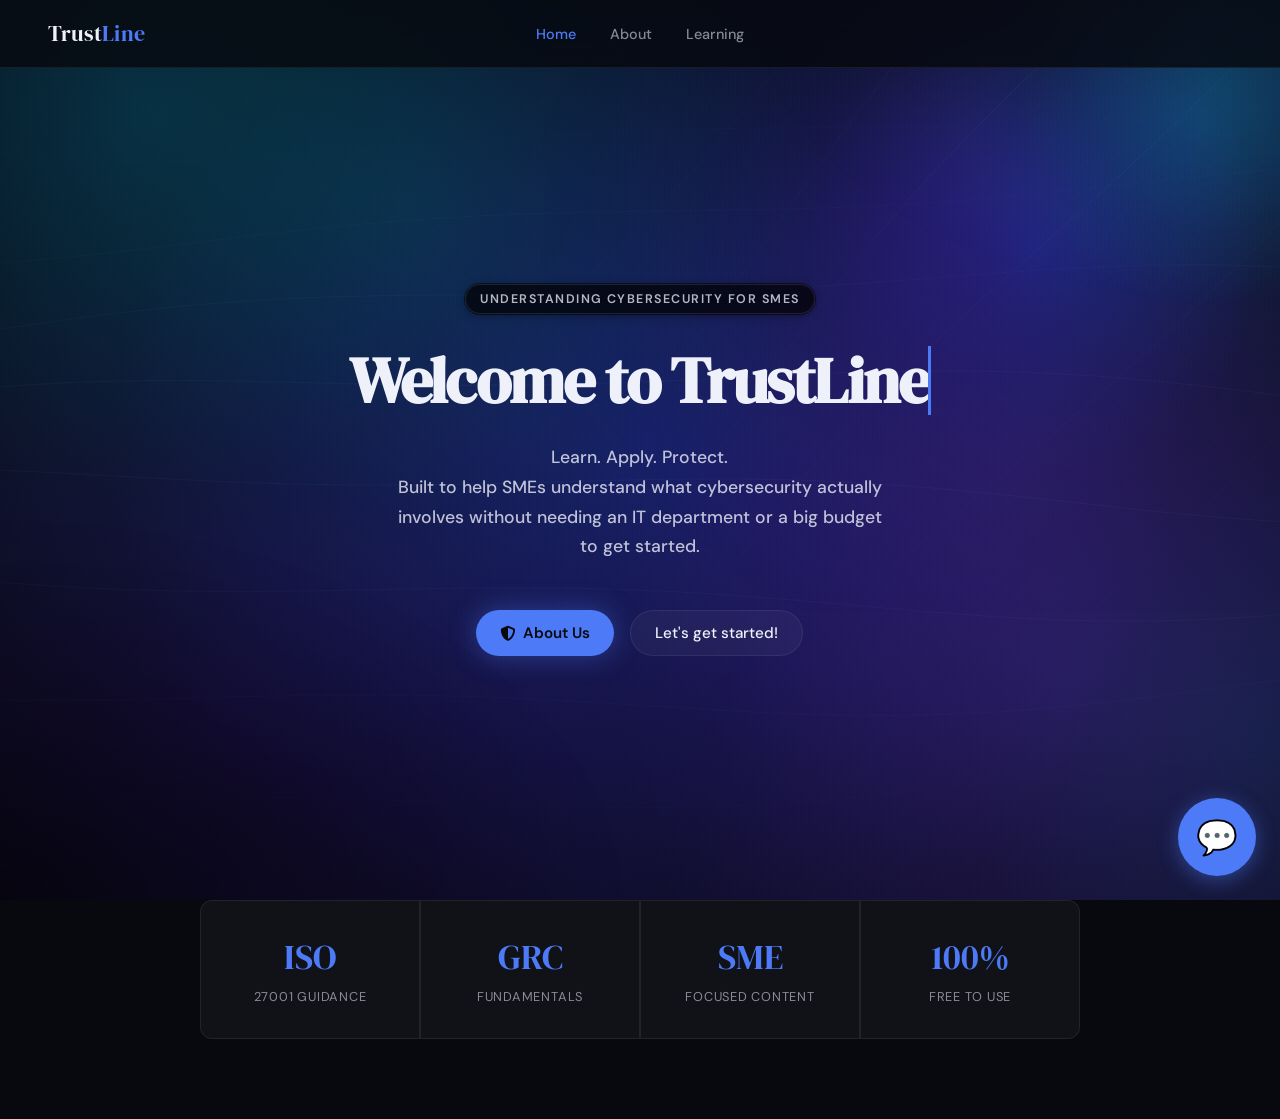
<file: TrustLine Website/index.html>
<!DOCTYPE html>
<html lang="en">
<head>
  <meta charset="UTF-8">
  <meta name="viewport" content="width=device-width, initial-scale=1.0">
  <title>TrustLine | Cybersecurity for SMEs</title>
  <link rel="stylesheet" href="styles/style.css">
  <!-- font awesome for icons - v6.5.0 seems stable -->
  <link rel="stylesheet" href="https://cdnjs.cloudflare.com/ajax/libs/font-awesome/6.5.0/css/all.min.css" crossorigin="anonymous">
</head>
<body>

<canvas id="wave-bg"></canvas>
<canvas id="corner-flow"></canvas>

<nav>
  <div class="nav-brand">Trust<span>Line</span></div>
  <i class="fa-solid fa-bars" id="menu-icon"></i>
  <div class="nav-links">
    <ul>
      <li><a href="index.html" class="active">Home</a></li>
      <li><a href="About.html">About</a></li>
      <li><a href="Learning.html">Learning</a></li>
    </ul>
  </div>
</nav>

<!-- hero / landing section -->
<section class="hero">
  <div class="hero-inner">
    <div class="hero-eyebrow">Understanding Cybersecurity for SMEs</div>
    <h1>Welcome to TrustLine</h1>
    <p class="hero-tagline">
      Learn. Apply. Protect.<br>
      Built to help SMEs understand what cybersecurity actually involves without needing an IT department or a big budget to get started.
    </p>
    <div class="hero-pills">
      <a href="About.html" class="pill pill-primary">
        <i class="fa-solid fa-shield-halved"></i> About Us
      </a>
      <a href="Learning.html" class="pill pill-ghost">
        Let's get started!
      </a>
    </div>
  </div>
</section>

<!--  summary of what the site covers -->
<div class="stats-bar">
  <div class="stat-item">
    <span class="stat-num">ISO</span>
    <span class="stat-label">27001 Guidance</span>
  </div>
  <div class="stat-item">
    <span class="stat-num">GRC</span>
    <span class="stat-label">Fundamentals</span>
  </div>
  <div class="stat-item">
    <span class="stat-num">SME</span>
    <span class="stat-label">Focused Content</span>
  </div>
  <!-- changed this from "100% Practical" - free to use felt more relevant -->
  <div class="stat-item">
    <span class="stat-num">100%</span>
    <span class="stat-label">Free to Use</span>
  </div>
</div>

<!-- chat widget]key handling in chat.js -->
<div id="chat-window">
  <div id="chat-header">
    TrustLine Assistant
    <span onclick="toggleChat()">✕</span>
  </div>
  <div id="chat-log"></div>
  <input type="text" id="chat-input" placeholder="Ask a question..." onkeydown="handleKey(event)">
</div>

<button id="chat-toggle-btn" onclick="toggleChat()">💬</button>

<script src="js/chat.js"></script>
<script src="js/Fade-in wallpaper.js"></script>
<script src="js/corner-flow.js"></script>
<script src="js/main_for_js_folder.js"></script>

</body>
</html>
</file>
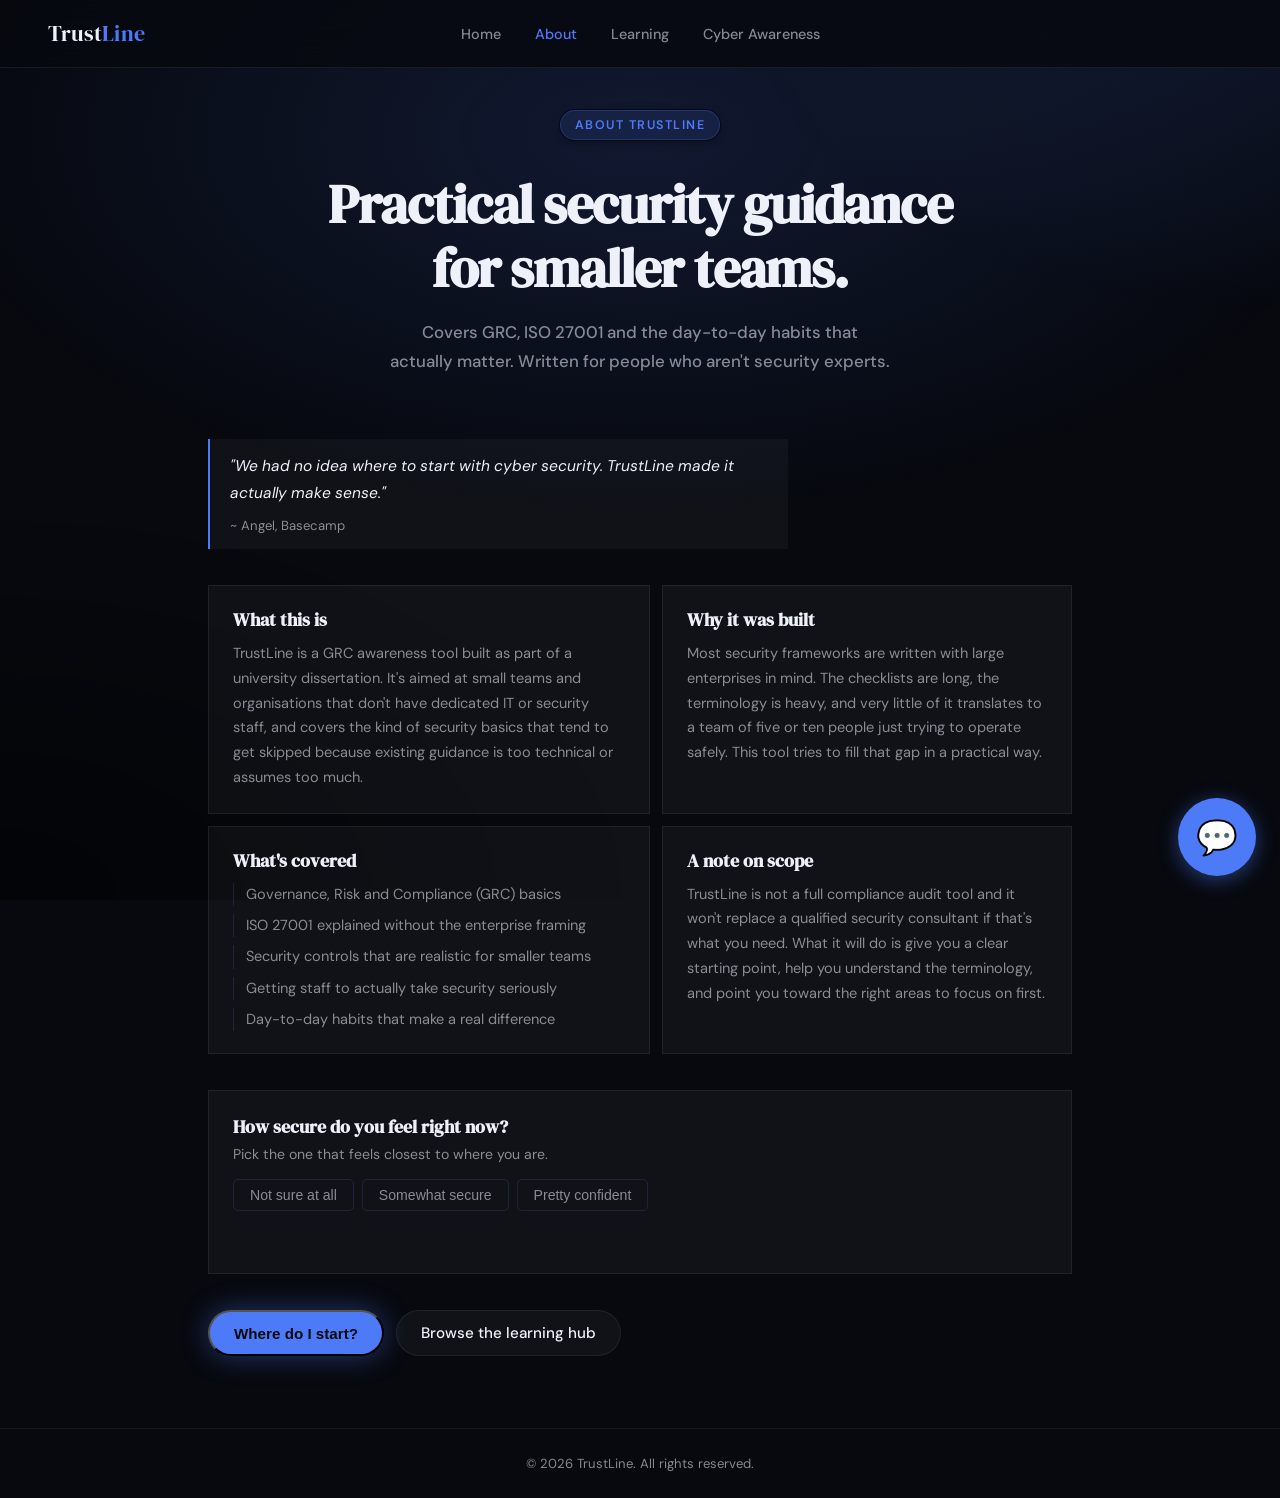
<file: TrustLine Website/About.html>
<!DOCTYPE html>
<html lang="en">
<head>
  <meta charset="UTF-8">
  <meta name="viewport" content="width=device-width, initial-scale=1.0">
  <title>About TrustLine</title>
  <link rel="stylesheet" href="styles/style.css">
  <link rel="stylesheet" href="styles/About.css">
  <link rel="stylesheet" href="https://cdnjs.cloudflare.com/ajax/libs/font-awesome/6.5.0/css/all.min.css" crossorigin="anonymous">
</head>
<body>

  <div class="about-bg-glow" aria-hidden="true"></div>

  <nav>
    <div class="nav-brand">Trust<span>Line</span></div>
    <i class="fa-solid fa-bars" id="menu-icon"></i>
    <div class="nav-links">
      <ul>
        <li><a href="index.html">Home</a></li>
        <li><a href="About.html" class="active">About</a></li>
        <li><a href="Learning.html">Learning</a></li>
        <li><a href="Cyber Awareness.html">Cyber Awareness</a></li>
      </ul>
    </div>
  </nav>

  <section class="about-hero">
    <div class="about-hero-inner">
      <div class="hero-eyebrow">About TrustLine</div>
      <h1>Practical security guidance for smaller teams.</h1>
      <p class="hero-tagline">
        Covers GRC, ISO 27001 and the day-to-day habits that actually matter. Written for people who aren't security experts.
      </p>
    </div>
  </section>

  <main class="about-main">

    <div class="about-testimonial">
      <p class="testimonial-quote">
        "We had no idea where to start with cyber security. TrustLine made it actually make sense."
      </p>
      <span class="testimonial-author">~ Angel, Basecamp</span>
    </div>

    <div class="about-grid">

      <div class="about-card">
        <h2>What this is</h2>
        <p>
          TrustLine is a GRC awareness tool built as part of a university dissertation. It's aimed at small teams and organisations that don't have dedicated IT or security staff, and covers the kind of security basics that tend to get skipped because existing guidance is too technical or assumes too much.
        </p>
      </div>

      <div class="about-card">
        <h2>Why it was built</h2>
        <p>
          Most security frameworks are written with large enterprises in mind. The checklists are long, the terminology is heavy, and very little of it translates to a team of five or ten people just trying to operate safely. This tool tries to fill that gap in a practical way.
        </p>
      </div>

      <div class="about-card">
        <h2>What's covered</h2>
        <ul class="focus-list">
          <li>Governance, Risk and Compliance (GRC) basics</li>
          <li>ISO 27001 explained without the enterprise framing</li>
          <li>Security controls that are realistic for smaller teams</li>
          <li>Getting staff to actually take security seriously</li>
          <li>Day-to-day habits that make a real difference</li>
        </ul>
      </div>

      <div class="about-card">
        <h2>A note on scope</h2>
        <p>
          TrustLine is not a full compliance audit tool and it won't replace a qualified security consultant if that's what you need. What it will do is give you a clear starting point, help you understand the terminology, and point you toward the right areas to focus on first.
        </p>
      </div>

    </div>

    <div class="confidence-check">
      <h2>How secure do you feel right now?</h2>
      <p>Pick the one that feels closest to where you are.</p>
      <div class="confidence-btns">
        <button onclick="showConfidenceResponse('unsure')">Not sure at all</button>
        <button onclick="showConfidenceResponse('somewhat')">Somewhat secure</button>
        <button onclick="showConfidenceResponse('confident')">Pretty confident</button>
      </div>
      <div id="confidence-response"></div>
    </div>

    <div class="about-cta">
      <button onclick="openPopup()" class="pill pill-primary">Where do I start?</button>
      <a href="Learning.html" class="pill pill-ghost">Browse the learning hub</a>
    </div>

  </main>

  <footer class="footer">
    <p>© 2026 TrustLine. All rights reserved.</p>
  </footer>

  <div id="chat-window">
    <div id="chat-header">
      TrustLine Assistant
      <span onclick="toggleChat()">✕</span>
    </div>
    <div id="chat-log"></div>
    <input type="text" id="chat-input" placeholder="Ask a question..." onkeydown="handleKey(event)">
  </div>

  <button id="chat-toggle-btn" onclick="toggleChat()">💬</button>

  <script src="js/chat.js"></script>
  <script src="js/main_for_js_folder.js"></script>
  <script src="js/about.js"></script>
</body>
</html>
</file>
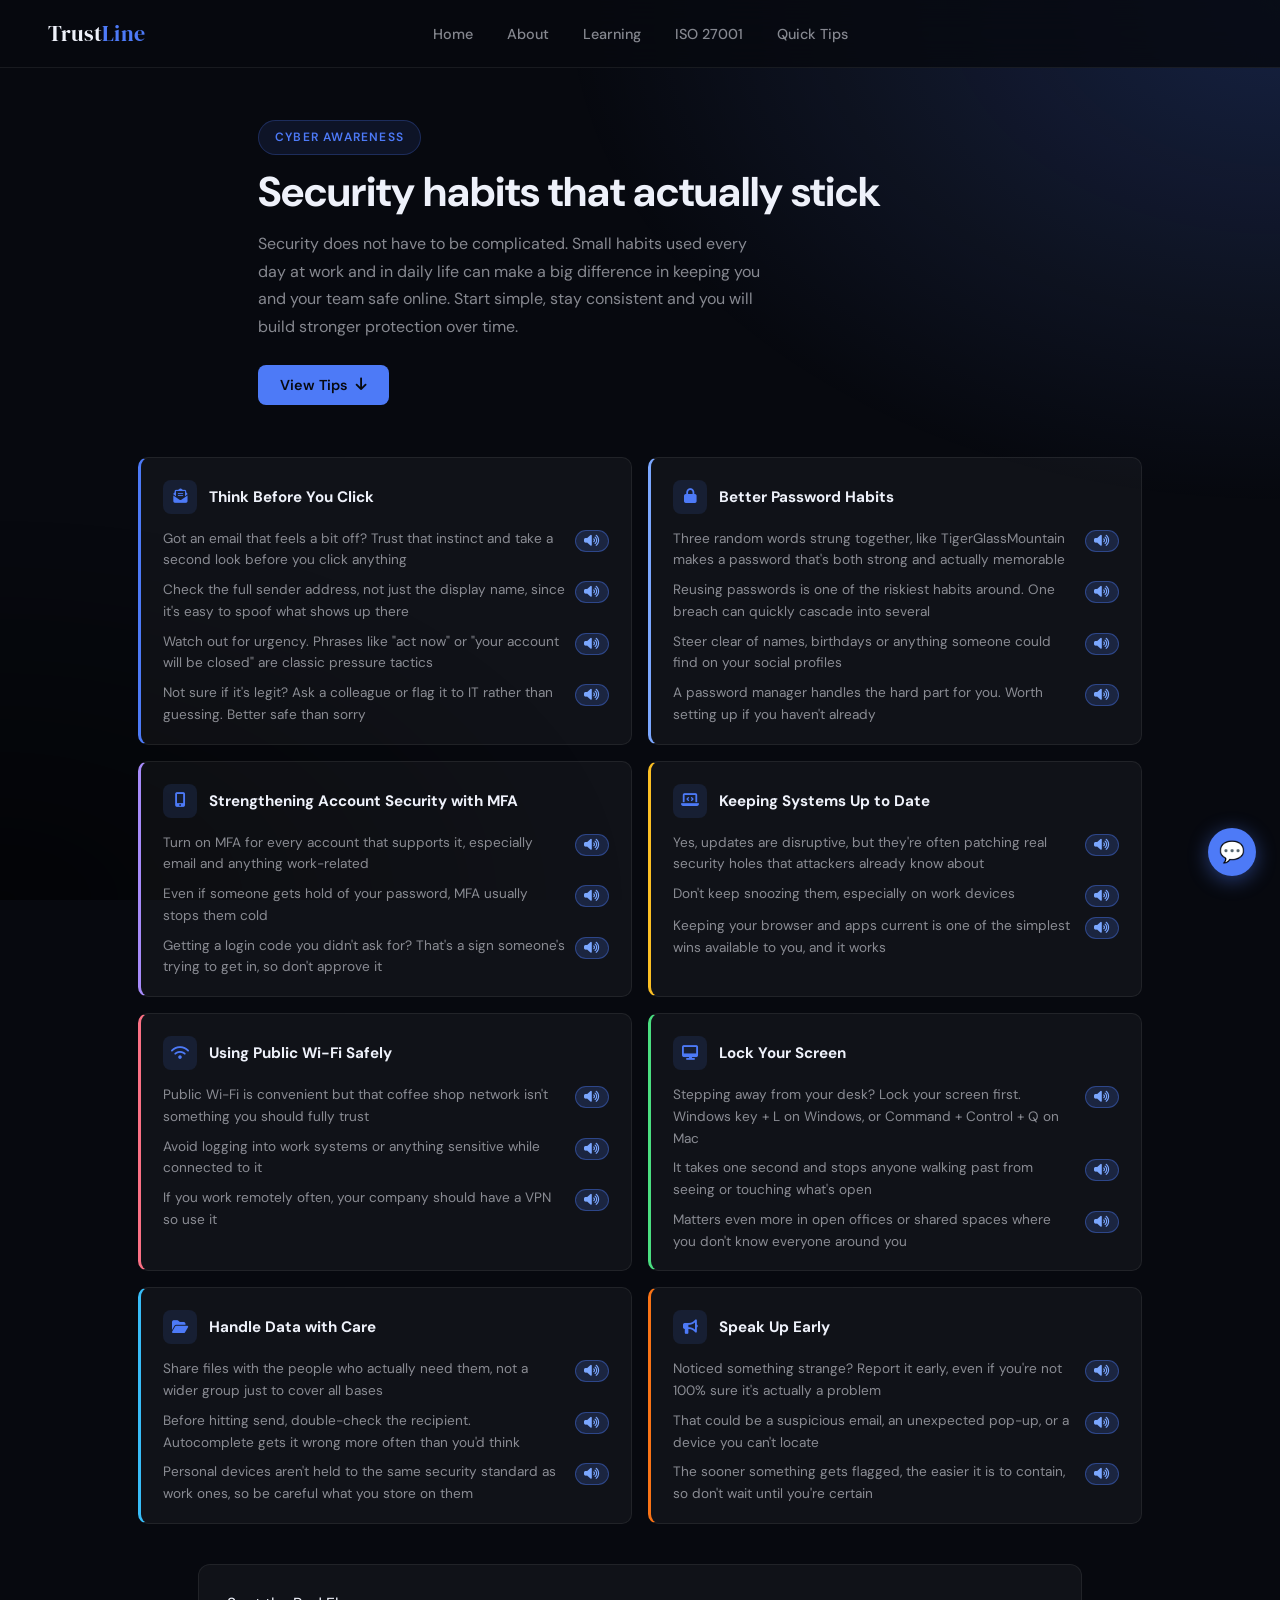
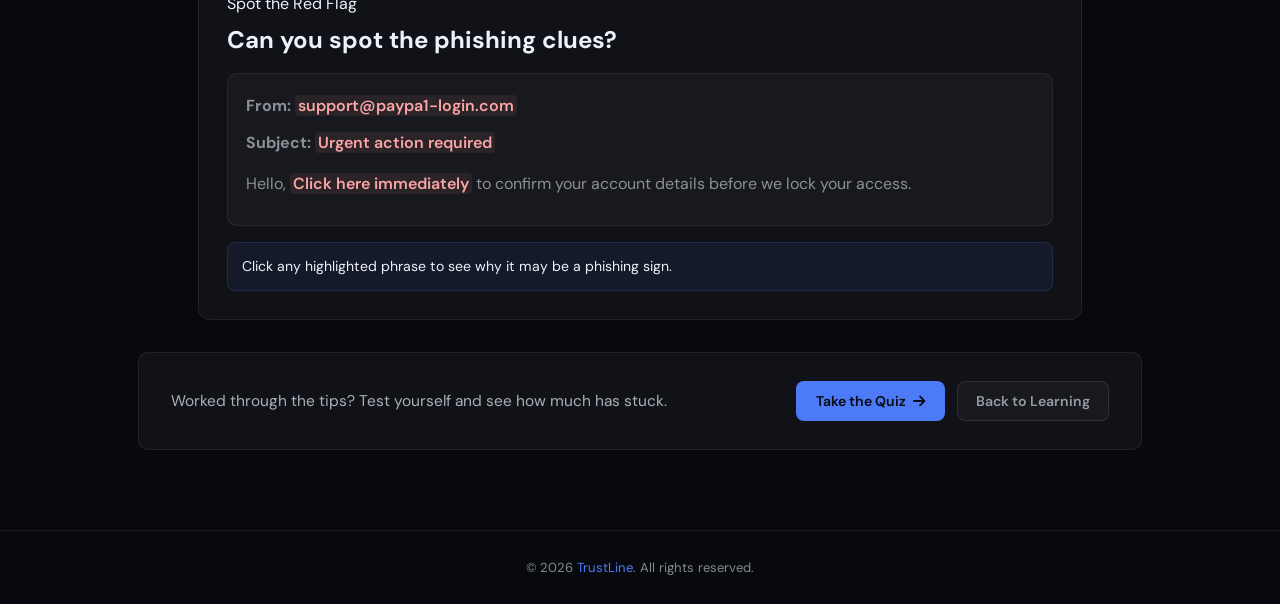
<file: TrustLine Website/Cyber Awareness.html>
<!DOCTYPE html>
<html lang="en">
<head>
  <meta charset="UTF-8">
  <meta name="viewport" content="width=device-width, initial-scale=1.0">
  <title>Cyber Awareness - TrustLine</title>
  <link rel="stylesheet" href="styles/style.css">
  <link rel="stylesheet" href="styles/Cyber Awareness.css">
  <link rel="stylesheet" href="https://cdnjs.cloudflare.com/ajax/libs/font-awesome/6.4.0/css/all.min.css">
</head>
<body>

<nav>
  <div class="nav-brand">Trust<span>Line</span></div>
  <i class="fa-solid fa-bars" id="menu-icon"></i>
  <div class="nav-links">
    <ul>
      <li><a href="index.html">Home</a></li>
      <li><a href="About.html">About</a></li>
      <li><a href="Learning.html">Learning</a></li>
      <li><a href="ISO27001.html">ISO 27001</a></li>
      <li><a href="Quick tips.html">Quick Tips</a></li>
    </ul>
  </div>
</nav>

<section class="awareness-hero">
  <p class="hero-label">Cyber Awareness</p>
  <h1>Security habits that actually stick</h1>
  <p>Security does not have to be complicated. Small habits used every day at work and in daily life can make a big difference in keeping you and your team safe online. Start simple, stay consistent and you will build stronger protection over time.
</p>
  <a href="#tips" class="hero-cta-btn">View Tips <i class="fa-solid fa-arrow-down"></i></a>
</section>

<main class="tips-main" id="tips">

  <div class="tips-grid">

    <div class="tip-card">
      <div class="tip-header">
        <div class="tip-icon"><i class="fas fa-envelope-open-text"></i></div>
        <h3>Think Before You Click</h3>
      </div>
      <ul class="tip-list">
        <li>Got an email that feels a bit off? Trust that instinct and take a second look before you click anything <button class="speak-btn" onclick="speakTip(this)"><i class="fas fa-volume-up"></i></button></li>
        <li>Check the full sender address, not just the display name, since it's easy to spoof what shows up there <button class="speak-btn" onclick="speakTip(this)"><i class="fas fa-volume-up"></i></button></li>
        <li>Watch out for urgency. Phrases like "act now" or "your account will be closed" are classic pressure tactics <button class="speak-btn" onclick="speakTip(this)"><i class="fas fa-volume-up"></i></button></li>
        <li>Not sure if it's legit? Ask a colleague or flag it to IT rather than guessing. Better safe than sorry <button class="speak-btn" onclick="speakTip(this)"><i class="fas fa-volume-up"></i></button></li>
      </ul>
    </div>

    <div class="tip-card">
      <div class="tip-header">
        <div class="tip-icon"><i class="fas fa-lock"></i></div>
        <h3>Better Password Habits</h3>
      </div>
      <ul class="tip-list">
        <li>Three random words strung together, like TigerGlassMountain makes a password that's both strong and actually memorable <button class="speak-btn" onclick="speakTip(this)"><i class="fas fa-volume-up"></i></button></li>
        <li>Reusing passwords is one of the riskiest habits around. One breach can quickly cascade into several <button class="speak-btn" onclick="speakTip(this)"><i class="fas fa-volume-up"></i></button></li>
        <li>Steer clear of names, birthdays or anything someone could find on your social profiles <button class="speak-btn" onclick="speakTip(this)"><i class="fas fa-volume-up"></i></button></li>
        <li>A password manager handles the hard part for you. Worth setting up if you haven't already <button class="speak-btn" onclick="speakTip(this)"><i class="fas fa-volume-up"></i></button></li>
      </ul>
    </div>

    <div class="tip-card">
      <div class="tip-header">
        <div class="tip-icon"><i class="fas fa-mobile-alt"></i></div>
        <h3>Strengthening Account Security with MFA</h3>
      </div>
      <ul class="tip-list">
        <li>Turn on MFA for every account that supports it, especially email and anything work-related <button class="speak-btn" onclick="speakTip(this)"><i class="fas fa-volume-up"></i></button></li>
        <li>Even if someone gets hold of your password, MFA usually stops them cold <button class="speak-btn" onclick="speakTip(this)"><i class="fas fa-volume-up"></i></button></li>
        <li>Getting a login code you didn't ask for? That's a sign someone's trying to get in, so don't approve it <button class="speak-btn" onclick="speakTip(this)"><i class="fas fa-volume-up"></i></button></li>
      </ul>
    </div>

    <div class="tip-card">
      <div class="tip-header">
        <div class="tip-icon"><i class="fas fa-laptop-code"></i></div>
        <h3>Keeping Systems Up to Date</h3>
      </div>
      <ul class="tip-list">
        <li>Yes, updates are disruptive, but they're often patching real security holes that attackers already know about <button class="speak-btn" onclick="speakTip(this)"><i class="fas fa-volume-up"></i></button></li>
        <li>Don't keep snoozing them, especially on work devices <button class="speak-btn" onclick="speakTip(this)"><i class="fas fa-volume-up"></i></button></li>
        <li>Keeping your browser and apps current is one of the simplest wins available to you, and it works <button class="speak-btn" onclick="speakTip(this)"><i class="fas fa-volume-up"></i></button></li>
      </ul>
    </div>

    <div class="tip-card">
      <div class="tip-header">
        <div class="tip-icon"><i class="fas fa-wifi"></i></div>
        <h3>Using Public Wi-Fi Safely</h3>
      </div>
      <ul class="tip-list">
        <li>Public Wi-Fi is convenient but that coffee shop network isn't something you should fully trust <button class="speak-btn" onclick="speakTip(this)"><i class="fas fa-volume-up"></i></button></li>
        <li>Avoid logging into work systems or anything sensitive while connected to it <button class="speak-btn" onclick="speakTip(this)"><i class="fas fa-volume-up"></i></button></li>
        <li>If you work remotely often, your company should have a VPN so use it <button class="speak-btn" onclick="speakTip(this)"><i class="fas fa-volume-up"></i></button></li>
      </ul>
    </div>

    <div class="tip-card">
      <div class="tip-header">
        <div class="tip-icon"><i class="fas fa-desktop"></i></div>
        <h3>Lock Your Screen</h3>
      </div>
      <ul class="tip-list">
        <li>Stepping away from your desk? Lock your screen first. Windows key + L on Windows, or Command + Control + Q on Mac <button class="speak-btn" onclick="speakTip(this)"><i class="fas fa-volume-up"></i></button></li>
        <li>It takes one second and stops anyone walking past from seeing or touching what's open <button class="speak-btn" onclick="speakTip(this)"><i class="fas fa-volume-up"></i></button></li>
        <li>Matters even more in open offices or shared spaces where you don't know everyone around you <button class="speak-btn" onclick="speakTip(this)"><i class="fas fa-volume-up"></i></button></li>
      </ul>
    </div>

    <div class="tip-card">
      <div class="tip-header">
        <div class="tip-icon"><i class="fas fa-folder-open"></i></div>
        <h3>Handle Data with Care</h3>
      </div>
      <ul class="tip-list">
        <li>Share files with the people who actually need them, not a wider group just to cover all bases <button class="speak-btn" onclick="speakTip(this)"><i class="fas fa-volume-up"></i></button></li>
        <li>Before hitting send, double-check the recipient. Autocomplete gets it wrong more often than you'd think <button class="speak-btn" onclick="speakTip(this)"><i class="fas fa-volume-up"></i></button></li>
        <li>Personal devices aren't held to the same security standard as work ones, so be careful what you store on them <button class="speak-btn" onclick="speakTip(this)"><i class="fas fa-volume-up"></i></button></li>
      </ul>
    </div>

    <div class="tip-card">
      <div class="tip-header">
        <div class="tip-icon"><i class="fas fa-bullhorn"></i></div>
        <h3>Speak Up Early</h3>
      </div>
      <ul class="tip-list">
        <li>Noticed something strange? Report it early, even if you're not 100% sure it's actually a problem <button class="speak-btn" onclick="speakTip(this)"><i class="fas fa-volume-up"></i></button></li>
        <li>That could be a suspicious email, an unexpected pop-up, or a device you can't locate <button class="speak-btn" onclick="speakTip(this)"><i class="fas fa-volume-up"></i></button></li>
        <li>The sooner something gets flagged, the easier it is to contain, so don't wait until you're certain <button class="speak-btn" onclick="speakTip(this)"><i class="fas fa-volume-up"></i></button></li>
      </ul>
    </div>

  </div>

  <section class="red-flag-section">
    <div class="red-flag-card">
      <div class="red-flag-header">
        <p class="hero-label">Spot the Red Flag</p>
        <h2>Can you spot the phishing clues?</h2>
      </div>

      <div class="email-preview">
        <p><strong>From:</strong> <span class="flag-item" data-tip="This sender address looks suspicious because it uses a slightly changed domain that is easy to mistake for the real one.">support@paypa1-login.com</span></p>
        <p><strong>Subject:</strong> <span class="flag-item" data-tip="Urgent wording is a common trick used to make people act before they stop and think.">Urgent action required</span></p>
        <p class="email-body">Hello, <span class="flag-item" data-tip="This kind of message pushes you to click straight away, which is exactly what attackers want.">Click here immediately</span> to confirm your account details before we lock your access.</p>
      </div>

      <div class="flag-explanation" id="flagExplanation">
        Click any highlighted phrase to see why it may be a phishing sign.
      </div>
    </div>
  </section>

  <div class="bottom-cta">
    <p>Worked through the tips? Test yourself and see how much has stuck.</p>
    <div class="cta-btns">
      <a href="Cyber Awareness Quiz.html" class="cta-primary">Take the Quiz <i class="fa-solid fa-arrow-right"></i></a>
      <a href="Learning.html" class="cta-ghost">Back to Learning</a>
    </div>
  </div>

</main>

<footer>
  <p>© 2026 <span>TrustLine</span>. All rights reserved.</p>
</footer>

<div id="chat-window">
  <div id="chat-header">
    TrustLine Assistant
    <span onclick="toggleChat()">✕</span>
  </div>
  <div id="chat-log"></div>
  <input id="chat-input" type="text" placeholder="Ask me anything..." onkeydown="handleKey(event)" />
</div>

<button id="chat-toggle-btn" onclick="toggleChat()">💬</button>

<script src="js/chat.js"></script>
<script src="js/main_for_js_folder.js"></script>
<script src="js/Cyber Awareness.js"></script>

</body>
</html>
</file>
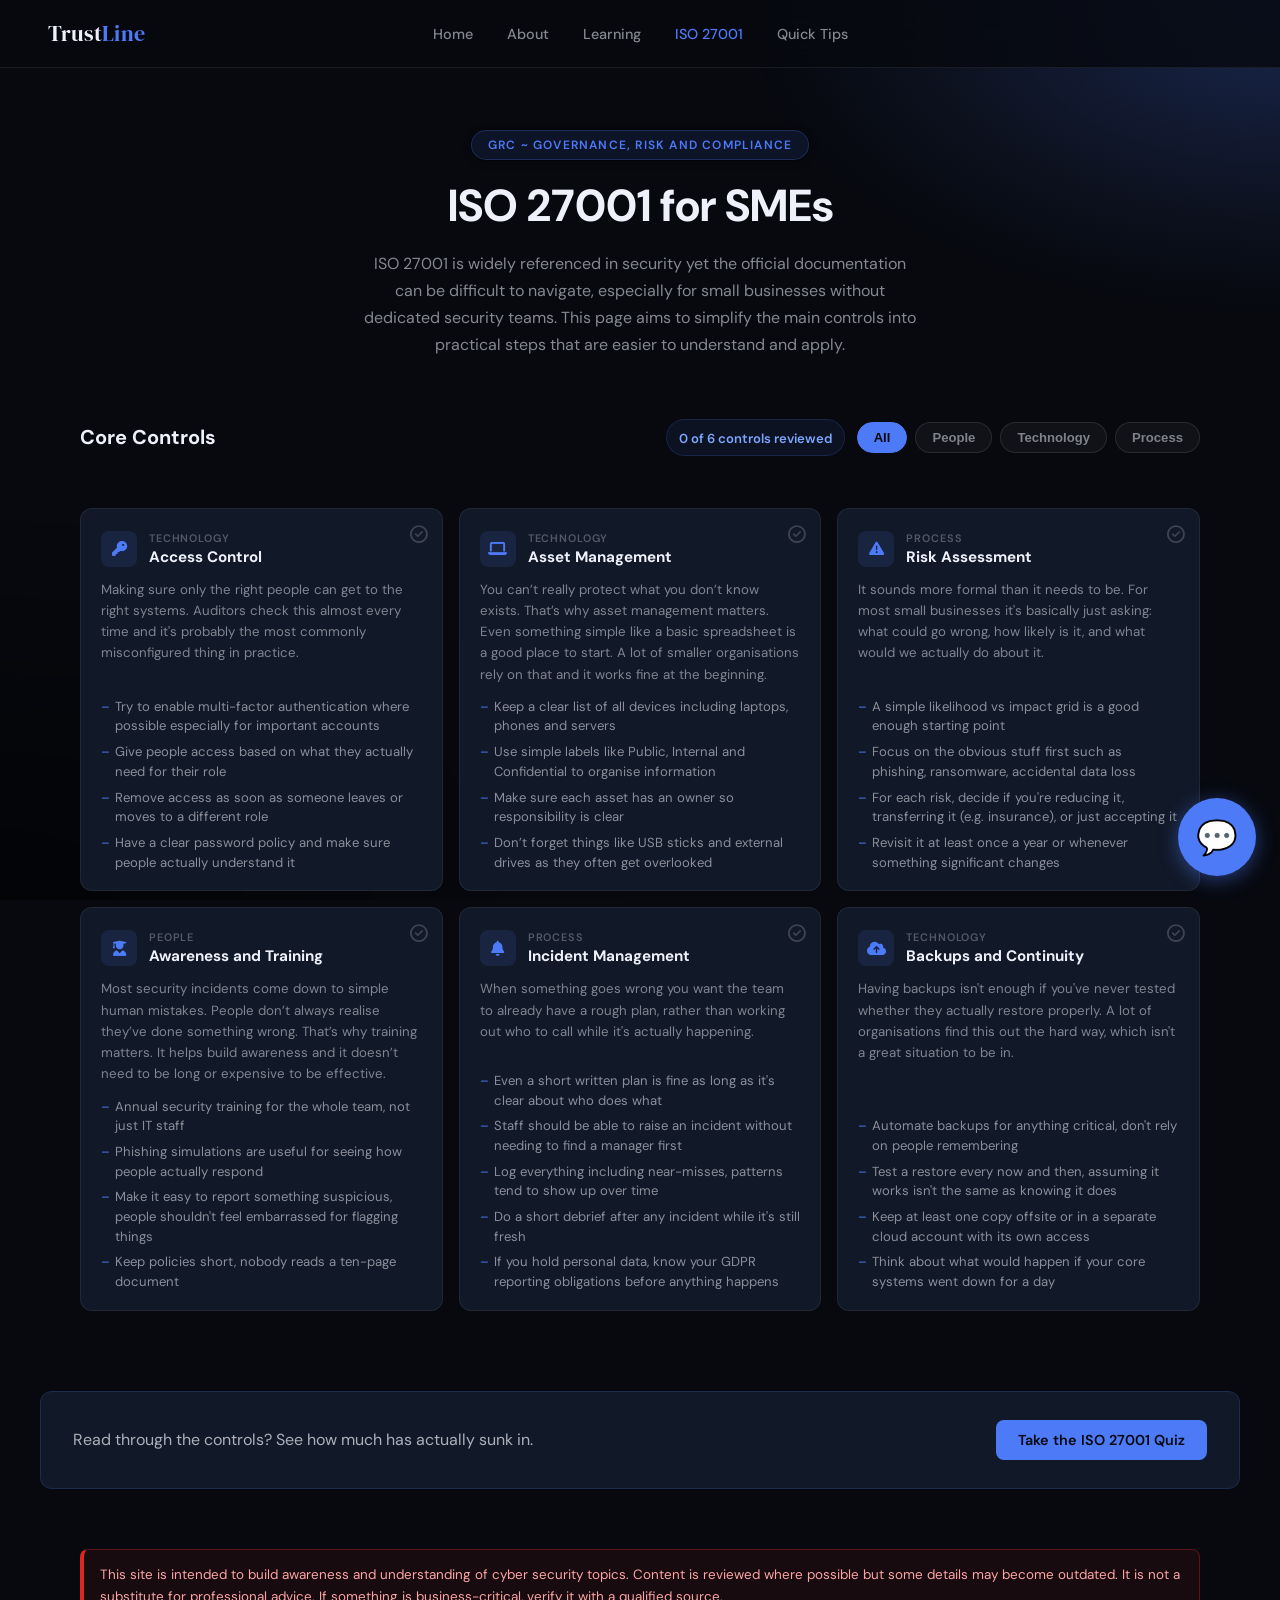
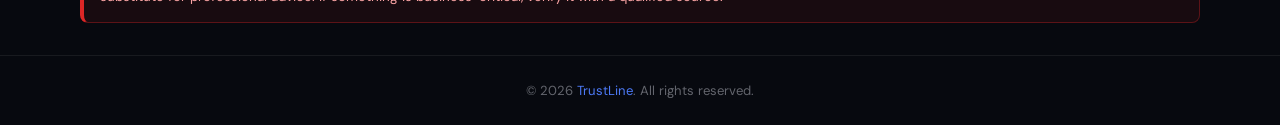
<file: TrustLine Website/ISO27001.html>
<!DOCTYPE html>
<html lang="en">
<head>
  <meta charset="UTF-8">
  <meta name="viewport" content="width=device-width, initial-scale=1.0">
  <title>ISO 27001 - TrustLine</title>
  <link rel="stylesheet" href="styles/style.css">
  <link rel="stylesheet" href="styles/ISO27001.css">
  <link rel="stylesheet" href="https://cdnjs.cloudflare.com/ajax/libs/font-awesome/6.5.0/css/all.min.css" crossorigin="anonymous">
</head>
<body>

<nav>
  <div class="nav-brand">Trust<span>Line</span></div>
  <i class="fa-solid fa-bars" id="menu-icon"></i>
  <div class="nav-links">
    <ul>
      <li><a href="index.html">Home</a></li>
      <li><a href="About.html">About</a></li>
      <li><a href="Learning.html">Learning</a></li>
      <li><a href="ISO27001.html" class="active">ISO 27001</a></li>
      <li><a href="Quick tips.html">Quick Tips</a></li>
    </ul>
  </div>
</nav>

<section class="iso-hero">
  <div class="hero-eyebrow">GRC ~ Governance, Risk and Compliance</div>
  <h1 class="iso-title">ISO 27001 for SMEs</h1>
  <p class="iso-intro">
ISO 27001 is widely referenced in security yet the official documentation can be difficult to navigate, especially for small businesses without dedicated security teams. This page aims to simplify the main controls into practical steps that are easier to understand and apply.  </p>
</section>

<section class="controls-section" id="controls">
  <div class="controls-header">
    <h2>Core Controls</h2>
    <div class="header-right">
      <div class="review-tracker">
        <span id="reviewCount">0 of 6 controls reviewed</span>
      </div>
      <div class="filter-tabs" role="group" aria-label="Filter by category">
        <button class="f-btn active" data-filter="all">All</button>
        <button class="f-btn" data-filter="people">People</button>
        <button class="f-btn" data-filter="tech">Technology</button>
        <button class="f-btn" data-filter="process">Process</button>
      </div>
    </div>
  </div>

  <p class="review-message" id="reviewMessage"></p>

  <div class="controls-grid" id="isoGrid">

    <article class="iso-card" data-category="tech">
      <button class="tick-btn" onclick="toggleDone(this)" title="Mark as done">
        <i class="fa-regular fa-circle-check" aria-hidden="true"></i>
      </button>
      <div class="card-head">
        <div class="card-icon"><i class="fa-solid fa-key" aria-hidden="true"></i></div>
        <div>
          <span class="card-tag">Technology</span>
          <h3>Access Control</h3>
        </div>
      </div>
      <p>Making sure only the right people can get to the right systems. Auditors check this almost every time and it's probably the most commonly misconfigured thing in practice.</p>
      <ul>
        <li>Try to enable multi-factor authentication where possible especially for important accounts</li>
        <li>Give people access based on what they actually need for their role</li>
        <li>Remove access as soon as someone leaves or moves to a different role</li>
        <li>Have a clear password policy and make sure people actually understand it</li>
      </ul>
    </article>

    <article class="iso-card" data-category="tech">
      <button class="tick-btn" onclick="toggleDone(this)" title="Mark as done">
        <i class="fa-regular fa-circle-check" aria-hidden="true"></i>
      </button>
      <div class="card-head">
        <div class="card-icon"><i class="fa-solid fa-laptop" aria-hidden="true"></i></div>
        <div>
          <span class="card-tag">Technology</span>
          <h3>Asset Management</h3>
        </div>
      </div>
      <p>You can’t really protect what you don’t know exists. That’s why asset management matters. Even something simple like a basic spreadsheet is a good place to start. A lot of smaller organisations rely on that and it works fine at the beginning.</p>
      <ul>
        <li>Keep a clear list of all devices including laptops, phones and servers</li>
        <li>Use simple labels like Public, Internal and Confidential to organise information</li>
        <li>Make sure each asset has an owner so responsibility is clear</li>
        <li>Don’t forget things like USB sticks and external drives as they often get overlooked</li>
      </ul>
    </article>

    <article class="iso-card" data-category="process">
      <button class="tick-btn" onclick="toggleDone(this)" title="Mark as done">
        <i class="fa-regular fa-circle-check" aria-hidden="true"></i>
      </button>
      <div class="card-head">
        <div class="card-icon"><i class="fa-solid fa-triangle-exclamation" aria-hidden="true"></i></div>
        <div>
          <span class="card-tag">Process</span>
          <h3>Risk Assessment</h3>
        </div>
      </div>
      <p>It sounds more formal than it needs to be. For most small businesses it's basically just asking: what could go wrong, how likely is it, and what would we actually do about it.</p>
      <ul>
        <li>A simple likelihood vs impact grid is a good enough starting point</li>
        <li>Focus on the obvious stuff first such as phishing, ransomware, accidental data loss</li>
        <li>For each risk, decide if you're reducing it, transferring it (e.g. insurance), or just accepting it</li>
        <li>Revisit it at least once a year or whenever something significant changes</li>
      </ul>
    </article>

    <article class="iso-card" data-category="people">
      <button class="tick-btn" onclick="toggleDone(this)" title="Mark as done">
        <i class="fa-regular fa-circle-check" aria-hidden="true"></i>
      </button>
      <div class="card-head">
        <div class="card-icon"><i class="fa-solid fa-user-graduate" aria-hidden="true"></i></div>
        <div>
          <span class="card-tag">People</span>
          <h3>Awareness and Training</h3>
        </div>
      </div>
      <p>Most security incidents come down to simple human mistakes. People don’t always realise they’ve done something wrong. That’s why training matters. It helps build awareness and it doesn’t need to be long or expensive to be effective.</p>
      <ul>
        <li>Annual security training for the whole team, not just IT staff</li>
        <li>Phishing simulations are useful for seeing how people actually respond</li>
        <li>Make it easy to report something suspicious, people shouldn't feel embarrassed for flagging things</li>
        <li>Keep policies short, nobody reads a ten-page document</li>
      </ul>
    </article>

    <article class="iso-card" data-category="process">
      <button class="tick-btn" onclick="toggleDone(this)" title="Mark as done">
        <i class="fa-regular fa-circle-check" aria-hidden="true"></i>
      </button>
      <div class="card-head">
        <div class="card-icon"><i class="fa-solid fa-bell" aria-hidden="true"></i></div>
        <div>
          <span class="card-tag">Process</span>
          <h3>Incident Management</h3>
        </div>
      </div>
      <p>When something goes wrong you want the team to already have a rough plan, rather than working out who to call while it's actually happening.</p>
      <ul>
        <li>Even a short written plan is fine as long as it's clear about who does what</li>
        <li>Staff should be able to raise an incident without needing to find a manager first</li>
        <li>Log everything including near-misses, patterns tend to show up over time</li>
        <li>Do a short debrief after any incident while it's still fresh</li>
        <li>If you hold personal data, know your GDPR reporting obligations before anything happens</li>
      </ul>
    </article>

    <article class="iso-card" data-category="tech">
      <button class="tick-btn" onclick="toggleDone(this)" title="Mark as done">
        <i class="fa-regular fa-circle-check" aria-hidden="true"></i>
      </button>
      <div class="card-head">
        <div class="card-icon"><i class="fa-solid fa-cloud-arrow-up" aria-hidden="true"></i></div>
        <div>
          <span class="card-tag">Technology</span>
          <h3>Backups and Continuity</h3>
        </div>
      </div>
      <p>Having backups isn't enough if you've never tested whether they actually restore properly. A lot of organisations find this out the hard way, which isn't a great situation to be in.</p>
      <ul>
        <li>Automate backups for anything critical, don't rely on people remembering</li>
        <li>Test a restore every now and then, assuming it works isn't the same as knowing it does</li>
        <li>Keep at least one copy offsite or in a separate cloud account with its own access</li>
        <li>Think about what would happen if your core systems went down for a day</li>
      </ul>
    </article>

  </div>
</section>

<section class="bottom-cta" id="quiz-link">
  <div class="quiz-prompt">
    <p>Read through the controls? See how much has actually sunk in.</p>
    <a href="ISO27001 Quiz.html" class="quiz-btn">Take the ISO 27001 Quiz</a>
  </div>
</section>

<aside class="disclaimer">
  <p>This site is intended to build awareness and understanding of cyber security topics. Content is reviewed where possible but some details may become outdated. It is not a substitute for professional advice. If something is business-critical, verify it with a qualified source.</p>
</aside>

<footer>
  <p>© 2026 <span>TrustLine</span>. All rights reserved.</p>
</footer>

<div id="chat-window">
  <div id="chat-header">
    TrustLine Assistant
    <span onclick="toggleChat()">✕</span>
  </div>
  <div id="chat-log"></div>
  <input type="text" id="chat-input" placeholder="Ask a question..." onkeydown="handleKey(event)">
</div>

<button id="chat-toggle-btn" onclick="toggleChat()">💬</button>

<script src="js/chat.js"></script>
<script src="js/main_for_js_folder.js"></script>
<script src="js/ISO27001.js"></script>

</body>
</html>
</file>
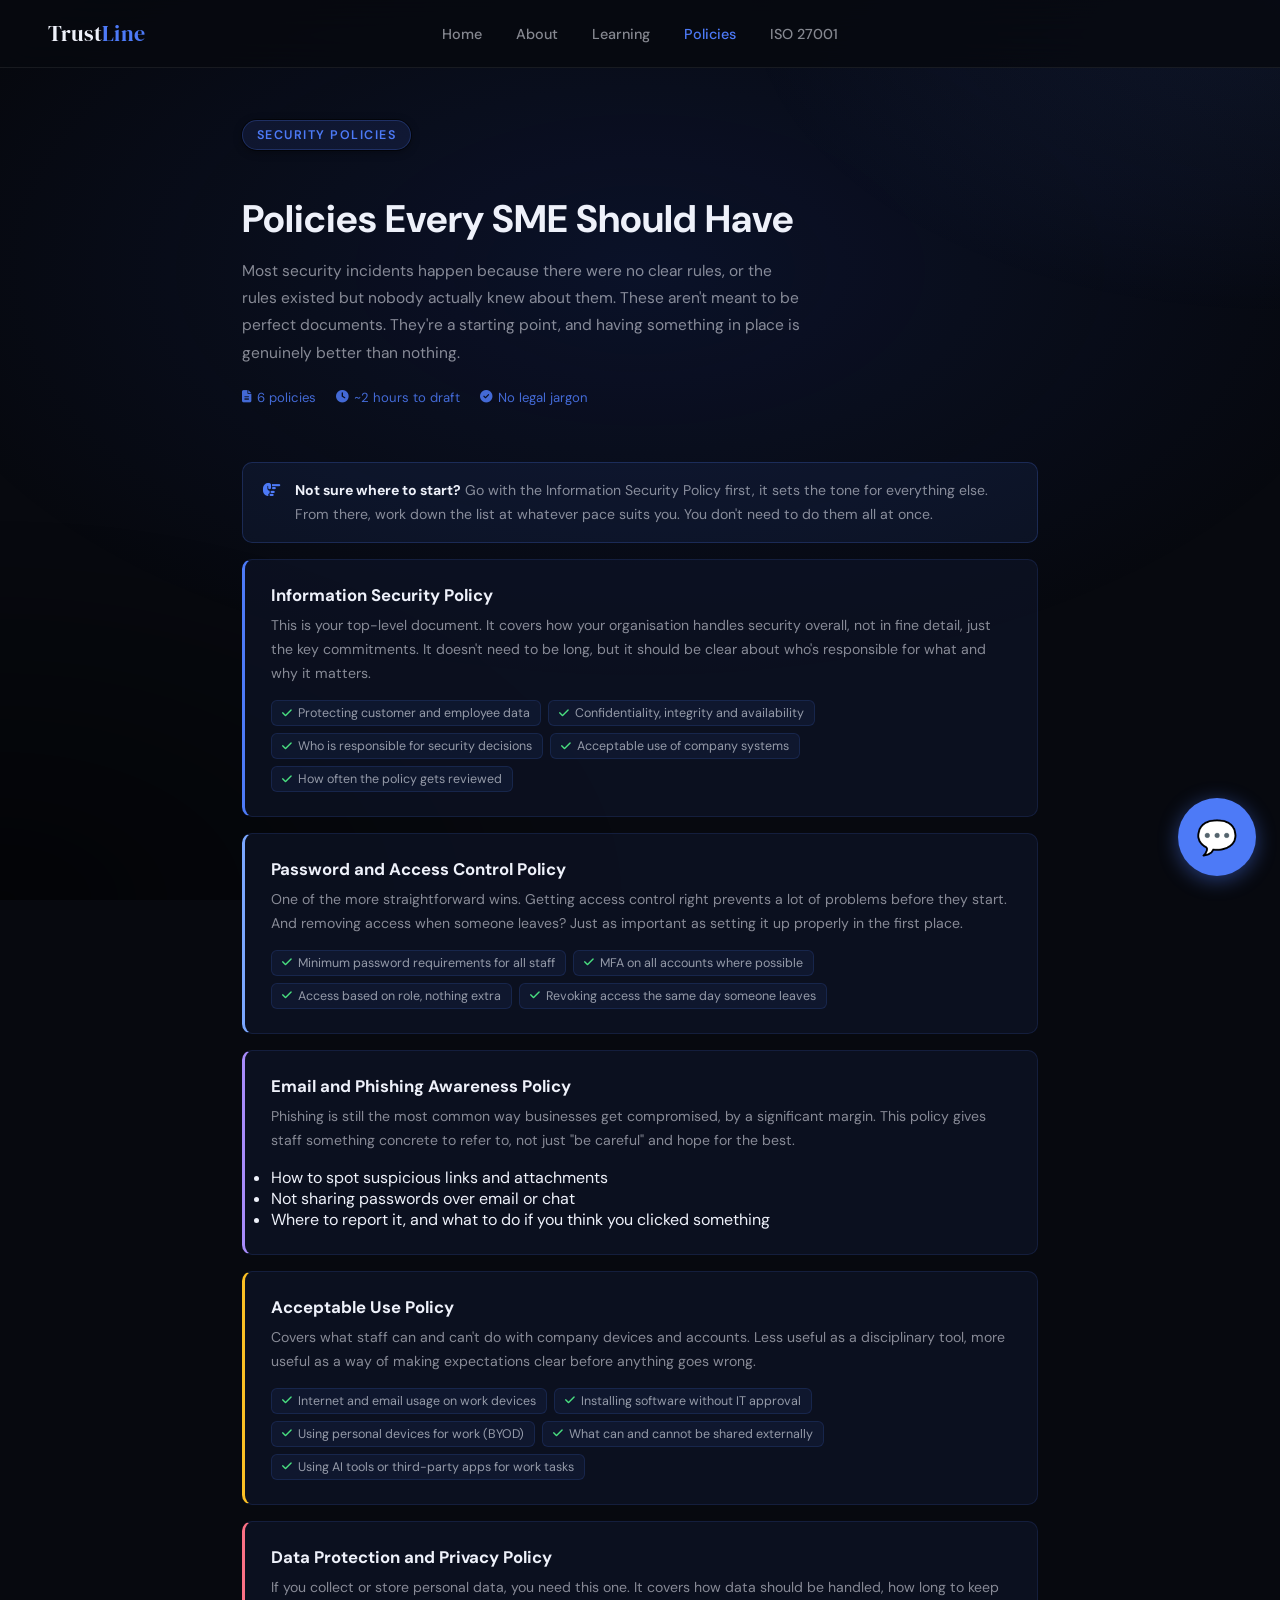
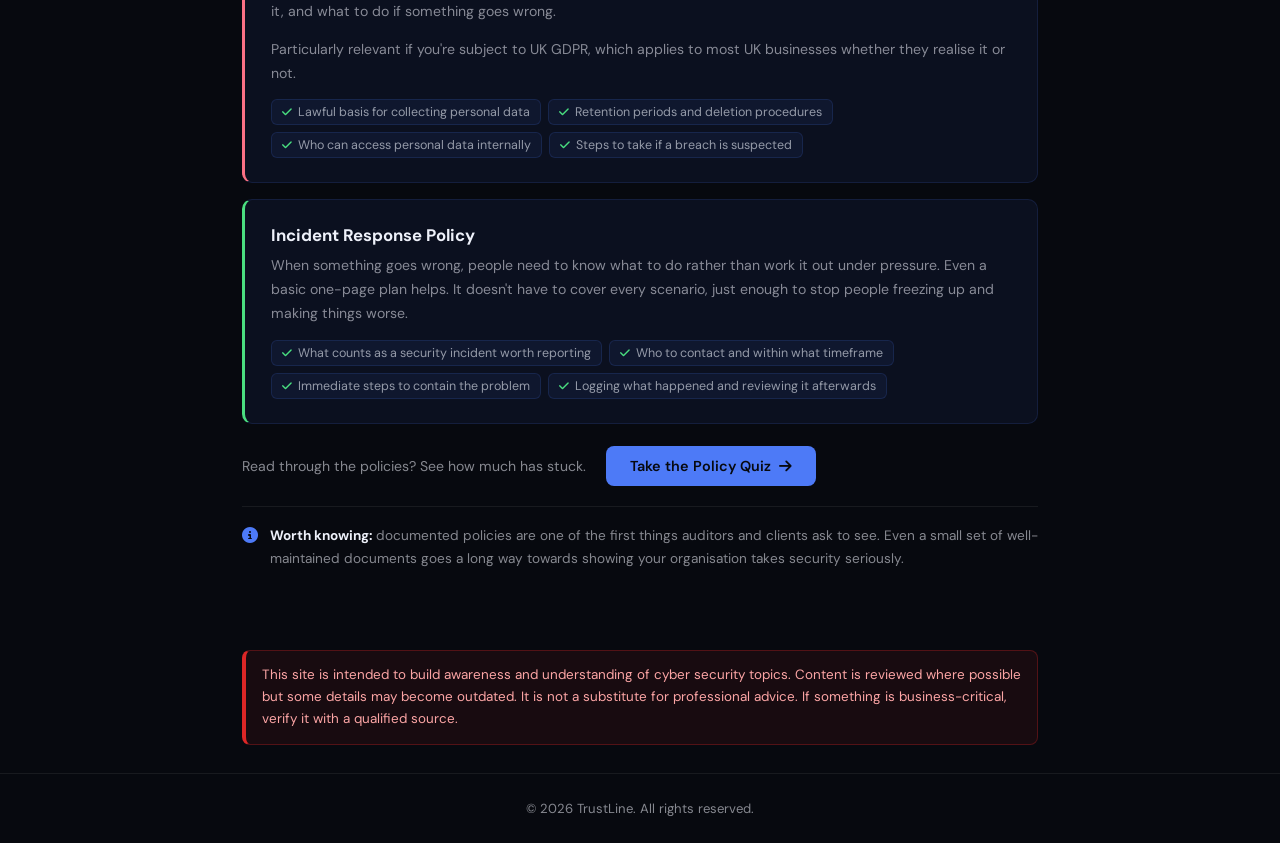
<file: TrustLine Website/Policies.html>
<!DOCTYPE html>
<html lang="en">
<head>
  <meta charset="UTF-8">
  <meta name="viewport" content="width=device-width, initial-scale=1.0">
  <title>Policies - TrustLine</title>
  <link rel="stylesheet" href="styles/style.css">
  <link rel="stylesheet" href="styles/Policies.css">
  <link rel="stylesheet" href="https://cdnjs.cloudflare.com/ajax/libs/font-awesome/6.4.0/css/all.min.css">
</head>
<body>

<nav>
  <div class="nav-brand">Trust<span>Line</span></div>
  <i class="fa-solid fa-bars" id="menu-icon"></i>
  <div class="nav-links">
    <ul>
      <li><a href="index.html">Home</a></li>
      <li><a href="About.html">About</a></li>
      <li><a href="Learning.html">Learning</a></li>
      <li><a href="Policies.html" class="active">Policies</a></li>
      <li><a href="ISO27001.html">ISO 27001</a></li>
    </ul>
  </div>
</nav>

<section class="policies-hero">
  <div class="hero-eyebrow">Security Policies</div>
  <h1>Policies Every SME Should Have</h1>
  <p>Most security incidents happen because there were no clear rules, or the rules existed but nobody actually knew about them. These aren't meant to be perfect documents. They're a starting point, and having something in place is genuinely better than nothing.</p>
  <div class="hero-meta">
    <span><i class="fa-solid fa-file-lines"></i> 6 policies</span>
    <span><i class="fa-solid fa-clock"></i> ~2 hours to draft</span>
    <span><i class="fa-solid fa-circle-check"></i> No legal jargon</span>
  </div>
</section>

<main class="policies-main">

  <!-- callout added to help people figure out where to begin -->
  <div class="where-to-start">
    <i class="fa-solid fa-hand-point-right callout-icon"></i>
    <div>
      <strong>Not sure where to start?</strong> Go with the Information Security Policy first, it sets the tone for everything else. From there, work down the list at whatever pace suits you. You don't need to do them all at once.
    </div>
  </div>

  <article class="policy-card">
    <h2>Information Security Policy</h2>
    <p>This is your top-level document. It covers how your organisation handles security overall, not in fine detail, just the key commitments. It doesn't need to be long, but it should be clear about who's responsible for what and why it matters.</p>
    <div class="policy-tags">
      <span><i class="fa-solid fa-check"></i> Protecting customer and employee data</span>
      <span><i class="fa-solid fa-check"></i> Confidentiality, integrity and availability</span>
      <span><i class="fa-solid fa-check"></i> Who is responsible for security decisions</span>
      <span><i class="fa-solid fa-check"></i> Acceptable use of company systems</span>
      <span><i class="fa-solid fa-check"></i> How often the policy gets reviewed</span>
    </div>
  </article>

  <article class="policy-card">
    <h2>Password and Access Control Policy</h2>
    <p>One of the more straightforward wins. Getting access control right prevents a lot of problems before they start. And removing access when someone leaves? Just as important as setting it up properly in the first place.</p>
    <div class="policy-tags">
      <span><i class="fa-solid fa-check"></i> Minimum password requirements for all staff</span>
      <span><i class="fa-solid fa-check"></i> MFA on all accounts where possible</span>
      <span><i class="fa-solid fa-check"></i> Access based on role, nothing extra</span>
      <span><i class="fa-solid fa-check"></i> Revoking access the same day someone leaves</span>
    </div>
  </article>

  <!-- only 3 points here so used a plain list rather than the tag pills -->
  <article class="policy-card">
    <h2>Email and Phishing Awareness Policy</h2>
    <p>Phishing is still the most common way businesses get compromised, by a significant margin. This policy gives staff something concrete to refer to, not just "be careful" and hope for the best.</p>
    <ul>
      <li>How to spot suspicious links and attachments</li>
      <li>Not sharing passwords over email or chat</li>
      <li>Where to report it, and what to do if you think you clicked something</li>
    </ul>
  </article>

  <!-- AUP covers a lot of ground so this one ended up with more points than the others -->
  <article class="policy-card">
    <h2>Acceptable Use Policy</h2>
    <p>Covers what staff can and can't do with company devices and accounts. Less useful as a disciplinary tool, more useful as a way of making expectations clear before anything goes wrong.</p>
    <div class="policy-tags">
      <span><i class="fa-solid fa-check"></i> Internet and email usage on work devices</span>
      <span><i class="fa-solid fa-check"></i> Installing software without IT approval</span>
      <span><i class="fa-solid fa-check"></i> Using personal devices for work (BYOD)</span>
      <span><i class="fa-solid fa-check"></i> What can and cannot be shared externally</span>
      <span><i class="fa-solid fa-check"></i> Using AI tools or third-party apps for work tasks</span>
    </div>
  </article>

  <article class="policy-card">
    <h2>Data Protection and Privacy Policy</h2>
    <p>If you collect or store personal data, you need this one. It covers how data should be handled, how long to keep it, and what to do if something goes wrong.</p>
    <p>Particularly relevant if you're subject to UK GDPR, which applies to most UK businesses whether they realise it or not.</p>
    <div class="policy-tags">
      <span><i class="fa-solid fa-check"></i> Lawful basis for collecting personal data</span>
      <span><i class="fa-solid fa-check"></i> Retention periods and deletion procedures</span>
      <span><i class="fa-solid fa-check"></i> Who can access personal data internally</span>
      <span><i class="fa-solid fa-check"></i> Steps to take if a breach is suspected</span>
    </div>
  </article>

  <article class="policy-card">
    <h2>Incident Response Policy</h2>
    <p>When something goes wrong, people need to know what to do rather than work it out under pressure. Even a basic one-page plan helps. It doesn't have to cover every scenario, just enough to stop people freezing up and making things worse.</p>
    <div class="policy-tags">
      <span><i class="fa-solid fa-check"></i> What counts as a security incident worth reporting</span>
      <span><i class="fa-solid fa-check"></i> Who to contact and within what timeframe</span>
      <span><i class="fa-solid fa-check"></i> Immediate steps to contain the problem</span>
      <span><i class="fa-solid fa-check"></i> Logging what happened and reviewing it afterwards</span>
    </div>
  </article>

  <!-- quiz at the bottom, felt like the natural endpoint after going through all the cards -->
  <div class="quiz-link">
    <p class="quiz-prompt">Read through the policies? See how much has stuck.</p>
    <a href="Policy Quiz.html" class="quiz-btn">Take the Policy Quiz <i class="fa-solid fa-arrow-right"></i></a>
  </div>

  <div class="footer-note">
    <i class="fa-solid fa-circle-info footer-note-icon"></i>
    <p><strong>Worth knowing:</strong> documented policies are one of the first things auditors and clients ask to see. Even a small set of well-maintained documents goes a long way towards showing your organisation takes security seriously.</p>
  </div>

</main>

<!-- disclaimer here because some of this content touches on legal/compliance areas -->
<aside class="disclaimer">
  <p>This site is intended to build awareness and understanding of cyber security topics. Content is reviewed where possible but some details may become outdated. It is not a substitute for professional advice. If something is business-critical, verify it with a qualified source.</p>
</aside>

<footer class="footer">
  <p>© 2026 TrustLine. All rights reserved.</p>
</footer>

<div id="chat-window">
  <div id="chat-header">
    TrustLine Assistant
    <span onclick="toggleChat()">✕</span>
  </div>
  <div id="chat-log"></div>
  <input type="text" id="chat-input" placeholder="Ask a question..." onkeydown="handleKey(event)">
</div>

<button id="chat-toggle-btn" onclick="toggleChat()">💬</button>

<script src="js/chat.js"></script>
<script src="js/main_for_js_folder.js"></script>

</body>
</html>
</file>
<file: TrustLine Website/styles/style.css>
@import url('https://fonts.googleapis.com/css2?family=DM+Serif+Display:ital@0;1&family=DM+Sans:wght@300;400;500;600&display=swap');

:root {
  --bg: #07090f;
  --surface: rgba(255,255,255,0.04);
  --surface-hover: rgba(255,255,255,0.07);
  --text: #eef1fa;
  --muted: rgba(238,241,250,0.55);
  --brand: #4d7af7;
  --brand-dim: rgba(77,122,247,0.15);
  --brand-2: #7ba7ff;
  --border: rgba(77,122,247,0.18);
  --border-subtle: rgba(255,255,255,0.07);
  --font-display: 'DM Serif Display', serif;
  --font-body: 'DM Sans', sans-serif;
}

*, *::before, *::after {
  margin: 0;
  padding: 0;
  box-sizing: border-box;
}

html { scroll-behavior: smooth; }

body {
  font-family: var(--font-body);
  background-color: var(--bg);
  color: var(--text);
  min-height: 100vh;
  overflow-x: hidden;
}

body::before {
  content: '';
  position: fixed;
  inset: 0;
  background:
    radial-gradient(ellipse 60vw 50vh at 100% 0%, rgba(77, 122, 247, 0.11) 0%, rgba(100, 140, 255, 0.03) 50%, transparent 70%),
    radial-gradient(ellipse 75vw 65vh at 0% 100%, rgba(0, 0, 0, 0.55) 0%, transparent 65%);
  pointer-events: none;
  z-index: 1;
}

#corner-flow {
  position: fixed;
  top: 0;
  right: 0;
  width: 70vw;
  height: 68vh;
  z-index: 0;
  pointer-events: none;
}

#wave-bg {
  position: fixed;
  inset: 0;
  width: 100%;
  height: 100%;
  z-index: 0;
  pointer-events: none;
  opacity: 0;
  animation: waveFadeIn 2.8s ease 0.3s forwards;
}

@keyframes waveFadeIn {
  from { opacity: 0; }
  to   { opacity: 1; }
}

nav {
  position: fixed;
  top: 0;
  left: 0;
  right: 0;
  z-index: 100;
  display: flex;
  align-items: center;
  justify-content: space-between;
  padding: 0 48px;
  height: 68px;
  background: rgba(7,9,15,0.82);
  backdrop-filter: blur(18px);
  -webkit-backdrop-filter: blur(18px);
  border-bottom: 1px solid rgba(255,255,255,0.07);
}

.nav-brand {
  font-family: var(--font-display);
  font-size: 1.35rem;
  color: var(--text);
  flex-shrink: 0;
  letter-spacing: 0.01em;
}

.nav-brand span { color: var(--brand); }

.nav-links {
  position: absolute;
  left: 50%;
  transform: translateX(-50%);
  display: flex;
}

.nav-links ul {
  list-style: none;
  display: flex;
  gap: 2px;
  align-items: center;
}

.nav-links a {
  text-decoration: none;
  color: var(--muted);
  font-size: 0.9rem;
  font-weight: 500;
  padding: 8px 16px;
  border-radius: 8px;
  transition: color 0.2s, background 0.2s;
}

.nav-links a:hover { color: var(--text); background: var(--surface-hover); }
.nav-links a.active { color: var(--brand); }

#menu-icon {
  display: none;
  font-size: 1.2rem;
  cursor: pointer;
  color: var(--text);
}

.hero {
  position: relative;
  z-index: 1;
  min-height: 100vh;
  display: flex;
  align-items: center;
  justify-content: center;
  padding: 120px 48px 80px;
}

.hero-inner {
  max-width: 820px;
  text-align: center;
}

.hero-eyebrow {
  display: inline-flex;
  align-items: center;
  gap: 0;
  font-size: 0.78rem;
  font-weight: 600;
  letter-spacing: 0.12em;
  text-transform: uppercase;
  color: rgba(238, 241, 250, 0.75);
  background: rgba(0, 0, 0, 0.72);
  border: 1px solid rgba(255, 255, 255, 0.10);
  box-shadow: 0 0 0 1px rgba(0, 0, 0, 0.55), 0 2px 8px rgba(0, 0, 0, 0.35);
  padding: 6px 14px;
  border-radius: 30px;
  margin-bottom: 32px;
  animation: fadeUp 0.6s ease both;
}

.hero-eyebrow::before {
  display: none;
}

.hero h1 {
  font-family: var(--font-display);
  font-size: 4rem;
  line-height: 1.08;
  letter-spacing: -0.03em;
  margin-bottom: 28px;
  color: var(--text);
  width: 0;
  white-space: nowrap;
  overflow: hidden;
  border-right: 3px solid var(--brand);
  animation: typing 2.8s steps(21) 0.3s forwards,
             blink  0.75s step-end 3.1s infinite;
  margin-left: auto;
  margin-right: auto;
}

.hero-tagline {
  font-size: 1.1rem;
  font-weight: 500;
  color: rgba(238, 241, 250, 0.78);
  line-height: 1.7;
  max-width: 500px;
  margin: 0 auto 48px;
  opacity: 0;
  animation: fadeUp 0.7s ease 0.5s forwards;
}

.hero-pills {
  display: flex;
  gap: 16px;
  justify-content: center;
  flex-wrap: wrap;
  opacity: 0;
  animation: fadeUp 0.7s ease 0.7s forwards;
}

.pill {
  display: inline-flex;
  align-items: center;
  gap: 8px;
  padding: 12px 24px;
  border-radius: 30px;
  font-size: 0.95rem;
  font-weight: 500;
  cursor: pointer;
  transition: transform 0.15s, box-shadow 0.2s;
  text-decoration: none;
}

.pill:hover { transform: translateY(-2px); }

.pill-primary {
  background: var(--brand);
  color: #07090f;
  font-weight: 600;
  box-shadow: 0 0 28px rgba(77,122,247,0.4);
}

.pill-primary:hover { box-shadow: 0 0 40px rgba(77,122,247,0.55); }

.pill-ghost {
  background: var(--surface);
  color: var(--text);
  border: 1px solid var(--border-subtle);
}

.pill-ghost:hover { background: var(--surface-hover); border-color: var(--border); }

.stats-bar {
  position: relative;
  z-index: 1;
  display: flex;
  justify-content: center;
  padding: 0 48px 80px;
  opacity: 0;
  animation: fadeUp 0.7s ease 0.9s forwards;
}

.stat-item {
  flex: 1;
  max-width: 220px;
  text-align: center;
  padding: 32px 24px;
  border: 1px solid var(--border-subtle);
  background: var(--surface);
  backdrop-filter: blur(8px);
  transition: background 0.2s, border-color 0.2s;
}

.stat-item:first-child { border-radius: 12px 0 0 12px; }
.stat-item:last-child  { border-radius: 0 12px 12px 0; }
.stat-item:hover { background: var(--surface-hover); border-color: var(--border); }

.stat-num {
  font-family: var(--font-display);
  font-size: 2.2rem;
  color: var(--brand);
  display: block;
  margin-bottom: 4px;
}

.stat-label {
  font-size: 0.8rem;
  color: var(--muted);
  letter-spacing: 0.06em;
  text-transform: uppercase;
}

@keyframes typing {
  to { width: 100%; }
}

@keyframes blink {
  from, to { border-color: transparent; }
  50%       { border-color: var(--brand); }
}

@keyframes fadeUp {
  from { opacity: 0; transform: translateY(20px); }
  to   { opacity: 1; transform: translateY(0); }
}

#chat-window {
  display: none;
  flex-direction: column;
  position: fixed;
  bottom: 90px;
  right: 24px;
  width: 330px;
  max-height: 420px;
  background: #0d1117;
  border: 1px solid rgba(77,122,247,0.25);
  border-radius: 14px;
  overflow: hidden;
  z-index: 300;
  box-shadow: 0 8px 40px rgba(0,0,0,0.6);
}

#chat-window.open { display: flex; }

#chat-header {
  padding: 14px 18px;
  background: rgba(77,122,247,0.15);
  color: #4d7af7;
  font-size: 0.88rem;
  font-weight: 700;
  display: flex;
  justify-content: space-between;
  align-items: center;
  border-bottom: 1px solid rgba(77,122,247,0.2);
}

#chat-header span { cursor: pointer; font-size: 0.85rem; opacity: 0.6; }
#chat-header span:hover { opacity: 1; }

#chat-log {
  flex: 1;
  overflow-y: auto;
  padding: 14px;
  font-size: 0.85rem;
  color: rgba(238,241,250,0.65);
  line-height: 1.6;
  display: flex;
  flex-direction: column;
  gap: 10px;
}

#chat-input {
  border: none;
  border-top: 1px solid rgba(255,255,255,0.07);
  background: rgba(255,255,255,0.03);
  padding: 12px 14px;
  font-size: 0.87rem;
  color: #eef1fa;
  font-family: var(--font-body);
  outline: none;
  width: 100%;
}

#chat-input::placeholder { color: rgba(238,241,250,0.3); }

#chat-toggle-btn {
  position: fixed;
  bottom: 24px;
  right: 24px;
  width: 78px;
  height: 78px;
  background: #4d7af7;
  color: #07090f;
  border: none;
  border-radius: 50%;
  font-size: 2.1rem;
  cursor: pointer;
  z-index: 299;
  display: flex;
  align-items: center;
  justify-content: center;
  box-shadow: 0 4px 20px rgba(77,122,247,0.45);
  transition: box-shadow 0.2s, transform 0.15s;
  animation: btn-pop 3s ease-in-out 1.5s infinite;
}

@keyframes btn-pop {
  0%, 100% { transform: scale(1); }
  10%       { transform: scale(1.15); }
  20%       { transform: scale(1); }
  30%       { transform: scale(1.08); }
  40%       { transform: scale(1); }
}

#chat-toggle-btn:hover {
  box-shadow: 0 4px 28px rgba(77,122,247,0.65);
  transform: translateY(-1px);
}

#chat-callout {
  position: fixed;
  bottom: 46px;
  right: 124px;
  background: #ffffff;
  color: #07090f;
  font-size: 0.85rem;
  font-weight: 600;
  padding: 8px 14px;
  border-radius: 20px;
  box-shadow: 0 4px 16px rgba(0,0,0,0.18);
  white-space: nowrap;
  z-index: 299;
  animation: callout-bounce 2.5s ease-in-out infinite;
  pointer-events: none;
}

#chat-callout::after {
  content: "";
  position: absolute;
  top: 50%;
  right: -10px;
  transform: translateY(-50%);
  border-width: 6px 0 6px 10px;
  border-style: solid;
  border-color: transparent transparent transparent #ffffff;
}

@keyframes callout-bounce {
  0%, 100% { transform: translateX(0); }
  50%       { transform: translateX(-5px); }
}

@media screen and (max-width: 768px) {
  nav { padding: 0 20px; }
  #menu-icon { display: block; }

  .nav-links {
    display: none;
    position: absolute;
    top: 68px;
    left: 0;
    right: 0;
    transform: none;
    background: rgba(7,9,15,0.97);
    border-bottom: 1px solid var(--border-subtle);
    padding: 16px 20px;
    flex-direction: column;
  }

  .nav-links.open { display: flex; }
  .nav-links ul { flex-direction: column; gap: 4px; width: 100%; }
  .nav-links ul li { width: 100%; }
  .nav-links a { display: block; padding: 12px 16px; }

  .hero { padding: 100px 24px 60px; }
  .hero h1 {
    font-size: 2.2rem;
    white-space: normal;
    width: auto;
    border-right: none;
    animation: fadeUp 0.7s ease 0.3s forwards;
  }

  .hero-pills { justify-content: center; }
  .stats-bar { flex-direction: column; align-items: center; padding: 0 24px 60px; gap: 8px; }
  .stat-item { max-width: 100%; width: 100%; border-radius: 12px !important; }
}

@media (max-width: 480px) {
  #chat-window { width: calc(100vw - 32px); right: 16px; }
}

:focus-visible { outline: 2px solid var(--brand); outline-offset: 3px; }

@media (prefers-reduced-motion: reduce) {
  *, *::before, *::after { animation: none !important; transition: none !important; }
  .hero h1 { width: 100%; border-right: none; }
  .hero-tagline, .hero-pills, .stats-bar { opacity: 1; }
}
</file>
<file: TrustLine Website/styles/About.css>
.about-bg-glow {
  position: fixed;
  inset: 0;
  z-index: 0;
  pointer-events: none;
  background: radial-gradient(ellipse 80vw 60vh at 50% 15%, rgba(77, 122, 247, 0.15) 0%, transparent 70%);
}

.about-hero .hero-eyebrow {
  color: #4d7af7;
  background: rgba(77, 122, 247, 0.1);
  border: 1px solid rgba(77, 122, 247, 0.25);
}

.about-hero {
  position: relative;
  z-index: 1;
  min-height: 46vh;
  display: flex;
  align-items: center;
  justify-content: center;
  padding: 110px 48px 64px;
  text-align: center;
}

.about-hero-inner {
  max-width: 680px;
}

.about-hero-inner h1 {
  font-family: var(--font-display);
  font-size: clamp(2.2rem, 5.5vw, 3.4rem);
  line-height: 1.18;
  letter-spacing: -0.02em;
  color: var(--text);
  margin-bottom: 18px;
  animation: fadeUp 0.5s ease 0.1s both;
}

.about-hero-inner .hero-tagline {
  font-size: clamp(0.9rem, 2vw, 1.05rem);
  color: var(--muted);
  line-height: 1.7;
  max-width: 500px;
  margin: 0 auto;
}

.about-main {
  position: relative;
  z-index: 1;
  max-width: 960px;
  margin: 0 auto;
  padding: 0 48px 72px;
  display: flex;
  flex-direction: column;
  gap: 36px;
}

.about-testimonial {
  border-left: 2px solid var(--brand);
  padding: 14px 20px;
  background: var(--surface);
  border-radius: 0 var(--radius) var(--radius) 0;
  max-width: 580px;
}

.testimonial-quote {
  font-size: 0.97rem;
  color: var(--text);
  font-style: italic;
  line-height: 1.7;
  margin-bottom: 8px;
}

.testimonial-author {
  font-size: 0.82rem;
  color: var(--muted);
}

.about-grid {
  display: grid;
  grid-template-columns: 1.08fr 1fr;
  gap: 12px;
}

.about-card {
  background: var(--surface);
  border: 1px solid var(--border-subtle);
  border-radius: var(--radius);
  padding: 22px 24px;
  opacity: 0;
  transform: translateY(10px);
  transition: opacity 0.4s ease, transform 0.4s ease, border-color 0.2s;
}

.about-card.visible {
  opacity: 1;
  transform: translateY(0);
}

.about-card:hover {
  border-color: var(--border);
}

.about-card h2 {
  font-family: var(--font-display);
  font-size: 1.1rem;
  color: var(--text);
  margin-bottom: 10px;
}

.about-card p {
  font-size: 0.91rem;
  color: var(--muted);
  line-height: 1.7;
}

.focus-list {
  list-style: none;
  display: flex;
  flex-direction: column;
  gap: 8px;
}

.focus-list li {
  font-size: 0.91rem;
  color: var(--muted);
  line-height: 1.6;
  padding-left: 12px;
  border-left: 1px solid var(--border);
}

.confidence-check {
  background: var(--surface);
  border: 1px solid var(--border-subtle);
  border-radius: var(--radius);
  padding: 24px;
}

.confidence-check h2 {
  font-family: var(--font-display);
  font-size: 1.1rem;
  color: var(--text);
  margin-bottom: 6px;
}

.confidence-check > p {
  font-size: 0.88rem;
  color: var(--muted);
  margin-bottom: 16px;
}

.confidence-btns {
  display: flex;
  gap: 8px;
  flex-wrap: wrap;
  margin-bottom: 16px;
}

.confidence-btns button {
  background: transparent;
  border: 1px solid var(--border);
  color: var(--muted);
  border-radius: 5px;
  padding: 7px 16px;
  font-size: 0.88rem;
  cursor: pointer;
  transition: border-color 0.2s, color 0.2s;
}

.confidence-btns button:hover {
  border-color: var(--brand);
  color: var(--text);
}

.confidence-btns button.selected {
  border-color: var(--brand);
  background: rgba(77, 122, 247, 0.08);
  color: var(--text);
}

#confidence-response {
  font-size: 0.91rem;
  color: var(--muted);
  line-height: 1.7;
  min-height: 22px;
  opacity: 0;
  transition: opacity 0.35s ease;
}

.about-cta {
  display: flex;
  gap: 12px;
  flex-wrap: wrap;
}

.footer {
  position: relative;
  z-index: 1;
  text-align: center;
  padding: 26px;
  border-top: 1px solid var(--border-subtle);
  font-size: 0.82rem;
  color: var(--muted);
}

@media (max-width: 768px) {
  .about-hero { padding: 90px 22px 52px; }
  .about-main { padding: 0 22px 52px; gap: 24px; }
  .about-grid { grid-template-columns: 1fr; }
}
</file>
<file: TrustLine Website/styles/Cyber Awareness.css>
body::before {
  content: '';
  position: fixed;
  inset: 0;
  background:
    radial-gradient(ellipse 80vw 80vh at 100% 0%, rgba(77,122,247,0.22) 0%, rgba(100,140,255,0.07) 45%, transparent 70%),
    radial-gradient(ellipse 75vw 65vh at 0% 100%, rgba(0,0,0,0.55) 0%, transparent 65%);
  pointer-events: none;
  z-index: 1;
}

.awareness-hero .hero-label {
  display: inline-block;
  font-size: 0.75rem;
  font-weight: 600;
  letter-spacing: 0.1em;
  text-transform: uppercase;
  color: #4d7af7;
  background: rgba(77, 122, 247, 0.1);
  border: 1px solid rgba(77, 122, 247, 0.25);
  padding: 6px 16px;
  border-radius: 20px;
  margin-bottom: 0;
}

.awareness-hero {
  position: relative;
  z-index: 1;
  max-width: 860px;
  margin: 0 auto;
  padding: 120px 48px 52px;
}

.awareness-hero h1 {
  font-size: 2.6rem;
  color: var(--text);
  line-height: 1.15;
  margin-top: 14px;
  margin-bottom: 14px;
}

.awareness-hero p {
  font-size: 1rem;
  color: var(--muted);
  line-height: 1.72;
  max-width: 520px;
  margin-bottom: 24px;
}

.hero-cta-btn {
  display: inline-flex;
  align-items: center;
  gap: 8px;
  background: #4d7af7;
  color: #07090f;
  font-size: 0.9rem;
  font-weight: 600;
  padding: 11px 22px;
  border-radius: 8px;
  text-decoration: none;
  transition: background 0.2s;
}

.hero-cta-btn:hover {
  background: #6b93f8;
}

.red-flag-section {
  position: relative;
  z-index: 1;
  max-width: 980px;
  margin: 0 auto 32px;
  padding: 0 48px;
}

.red-flag-card {
  background: var(--surface);
  border: 1px solid var(--border-subtle);
  border-radius: 12px;
  padding: 28px;
}

.red-flag-header h2 {
  font-size: 1.5rem;
  color: var(--text);
  margin-top: 10px;
  margin-bottom: 18px;
}

.email-preview {
  background: rgba(255, 255, 255, 0.03);
  border: 1px solid var(--border-subtle);
  border-radius: 10px;
  padding: 18px;
  margin-bottom: 16px;
}

.email-preview p {
  margin-bottom: 10px;
  color: var(--muted);
  line-height: 1.7;
}

.email-body {
  margin-top: 14px;
}

.flag-item {
  color: #fca5a5;
  font-weight: 600;
  cursor: pointer;
  background: rgba(252, 165, 165, 0.08);
  border-radius: 4px;
  padding: 0 3px;
  transition: background 0.15s, color 0.15s;
}

.flag-item:hover {
  background: rgba(252, 165, 165, 0.18);
  color: #fff1f2;
}

.flag-item.selected {
  background: rgba(220, 38, 38, 0.18);
  color: #fff1f2;
  outline: 1px solid rgba(248, 113, 113, 0.5);
}

.flag-explanation {
  background: rgba(77, 122, 247, 0.08);
  border: 1px solid rgba(77, 122, 247, 0.18);
  border-radius: 8px;
  padding: 12px 14px;
  font-size: 0.88rem;
  color: var(--text);
  line-height: 1.6;
}

.tips-main {
  position: relative;
  z-index: 1;
  max-width: 1100px;
  margin: 0 auto;
  padding: 0 48px 80px;
}

.tips-grid {
  display: grid;
  grid-template-columns: repeat(2, 1fr);
  gap: 16px;
  margin-bottom: 40px;
}

.tip-card {
  background: var(--surface);
  border: 1px solid var(--border-subtle);
  border-left: 3px solid #4d7af7;
  border-radius: 10px;
  padding: 22px 22px 18px;
  transition: background 0.2s;
}

.tip-card:nth-child(2) { border-left-color: #7ba7ff; }
.tip-card:nth-child(3) { border-left-color: #a78bfa; }
.tip-card:nth-child(4) { border-left-color: #fbbf24; }
.tip-card:nth-child(5) { border-left-color: #fb7185; }
.tip-card:nth-child(6) { border-left-color: #4ade80; }
.tip-card:nth-child(7) { border-left-color: #38bdf8; }
.tip-card:nth-child(8) { border-left-color: #f97316; }

.tip-card:hover {
  background: var(--surface-hover);
}

.tip-header {
  display: flex;
  align-items: center;
  gap: 12px;
  margin-bottom: 14px;
}

.tip-icon {
  width: 34px;
  height: 34px;
  border-radius: 8px;
  background: rgba(77, 122, 247, 0.12);
  color: #4d7af7;
  display: flex;
  align-items: center;
  justify-content: center;
  font-size: 0.9rem;
  flex-shrink: 0;
}

.tip-header h3 {
  font-size: 0.95rem;
  font-weight: 700;
  color: var(--text);
}

.tip-list {
  list-style: none;
  display: flex;
  flex-direction: column;
  gap: 8px;
  padding: 0;
}

.tip-list li {
  font-size: 0.85rem;
  color: var(--muted);
  line-height: 1.6;
  display: flex;
  align-items: flex-start;
  justify-content: space-between;
  gap: 10px;
}

.speak-btn {
  background: rgba(77, 122, 247, 0.18);
  border: 1px solid rgba(77, 122, 247, 0.4);
  color: #7ba7ff;
  cursor: pointer;
  font-size: 0.78rem;
  padding: 3px 8px;
  border-radius: 20px;
  flex-shrink: 0;
  transition: background 0.15s, color 0.15s, border-color 0.15s, box-shadow 0.15s;
  margin-top: 2px;
}

.speak-btn:hover {
  background: rgba(77, 122, 247, 0.35);
  border-color: #4d7af7;
  color: #ffffff;
  box-shadow: 0 0 8px rgba(77, 122, 247, 0.5);
}

.bottom-cta {
  background: var(--surface);
  border: 1px solid var(--border-subtle);
  border-radius: 10px;
  padding: 28px 32px;
  display: flex;
  align-items: center;
  justify-content: space-between;
  flex-wrap: wrap;
  gap: 18px;
}

.bottom-cta p {
  font-size: 0.97rem;
  color: rgba(238, 241, 250, 0.7);
}

.cta-btns {
  display: flex;
  gap: 12px;
  flex-wrap: wrap;
}

.cta-primary {
  display: inline-flex;
  align-items: center;
  gap: 7px;
  background: #4d7af7;
  color: #07090f;
  font-size: 0.88rem;
  font-weight: 600;
  padding: 10px 20px;
  border-radius: 8px;
  text-decoration: none;
  transition: background 0.2s;
}

.cta-primary:hover {
  background: #6b93f8;
}

.cta-ghost {
  display: inline-flex;
  align-items: center;
  padding: 10px 18px;
  border-radius: 8px;
  font-size: 0.88rem;
  font-weight: 600;
  text-decoration: none;
  color: rgba(238, 241, 250, 0.6);
  border: 1px solid rgba(255, 255, 255, 0.1);
  background: rgba(255, 255, 255, 0.03);
  transition: background 0.2s, color 0.2s;
}

.cta-ghost:hover {
  background: rgba(255, 255, 255, 0.07);
  color: var(--text);
}

footer {
  position: relative;
  z-index: 1;
  text-align: center;
  padding: 28px;
  border-top: 1px solid var(--border-subtle);
  font-size: 0.82rem;
  color: var(--muted);
}

footer span { color: var(--brand); }

#chat-window {
  display: none;
  flex-direction: column;
  position: fixed;
  bottom: 80px;
  right: 24px;
  width: 300px;
  max-height: 400px;
  background: #0d1117;
  border: 1px solid var(--border);
  border-radius: 14px;
  overflow: hidden;
  z-index: 300;
}

#chat-window.open { display: flex; }

#chat-header {
  padding: 12px 16px;
  background: var(--brand-dim);
  color: var(--brand);
  font-size: 0.85rem;
  font-weight: 600;
  display: flex;
  justify-content: space-between;
  align-items: center;
  border-bottom: 1px solid var(--border);
}

#chat-header span { cursor: pointer; opacity: 0.6; font-size: 0.8rem; }
#chat-header span:hover { opacity: 1; }

#chat-log {
  flex: 1;
  overflow-y: auto;
  padding: 12px;
  font-size: 0.82rem;
  color: var(--muted);
  line-height: 1.6;
  display: flex;
  flex-direction: column;
  gap: 8px;
}

#chat-input {
  border: none;
  border-top: 1px solid var(--border-subtle);
  background: var(--surface);
  padding: 10px 12px;
  font-size: 0.84rem;
  color: var(--text);
  font-family: var(--font-body);
  outline: none;
  width: 100%;
}

#chat-input::placeholder { color: var(--muted); }

#chat-toggle-btn {
  position: fixed;
  bottom: 24px;
  right: 24px;
  width: 48px;
  height: 48px;
  background: var(--brand);
  color: #07090f;
  border: none;
  border-radius: 50%;
  font-size: 1.3rem;
  cursor: pointer;
  z-index: 299;
  display: flex;
  align-items: center;
  justify-content: center;
  box-shadow: 0 4px 20px rgba(77, 122, 247, 0.45);
  transition: box-shadow 0.2s, transform 0.15s;
}

#chat-toggle-btn:hover {
  box-shadow: 0 4px 28px rgba(77, 122, 247, 0.65);
  transform: translateY(-1px);
}

@media (max-width: 860px) {
  .tips-grid { grid-template-columns: 1fr; }
  .tips-main { padding: 0 24px 60px; }
}

@media (max-width: 768px) {
  .awareness-hero { padding: 100px 24px 40px; }
  .awareness-hero h1 { font-size: 2rem; }
  .bottom-cta { flex-direction: column; align-items: flex-start; }
  #chat-window { width: calc(100vw - 32px); right: 16px; }
}
</file>
<file: TrustLine Website/styles/ISO27001.css>
body::before {
  content: '';
  position: fixed;
  inset: 0;
  background:
    radial-gradient(ellipse 60vw 50vh at 100% 0%, rgba(77,122,247,0.28) 0%, rgba(100,140,255,0.06) 50%, transparent 70%),
    radial-gradient(ellipse 75vw 65vh at 0% 100%, rgba(0,0,0,0.55) 0%, transparent 65%);
  pointer-events: none;
  z-index: 1;
}

.iso-hero {
    text-align: center;
    padding: 130px 40px 60px;
    max-width: 780px;
    margin: 0 auto;
    position: relative;
    z-index: 1;
}

.hero-eyebrow {
    display: inline-block;
    font-size: 0.75rem;
    font-weight: 600;
    letter-spacing: 0.1em;
    text-transform: uppercase;
    color: #4d7af7;
    background: rgba(77, 122, 247, 0.1);
    border: 1px solid rgba(77, 122, 247, 0.25);
    padding: 6px 16px;
    border-radius: 20px;
    margin-bottom: 20px;
}

.iso-title {
    font-size: 2.8rem;
    font-weight: 700;
    color: #eef1fa;
    line-height: 1.2;
    margin-bottom: 16px;
}

.iso-intro {
    font-size: 1rem;
    color: rgba(238, 241, 250, 0.55);
    line-height: 1.7;
    max-width: 560px;
    margin: 0 auto;
}

.controls-section {
    max-width: 1200px;
    margin: 0 auto;
    padding: 0 40px 80px;
    position: relative;
    z-index: 1;
}

.controls-header {
    display: flex;
    align-items: center;
    justify-content: space-between;
    flex-wrap: wrap;
    gap: 14px;
    margin-bottom: 12px;
}

.controls-header h2 {
    font-size: 1.25rem;
    font-weight: 700;
    color: #eef1fa;
}

.header-right {
    display: flex;
    align-items: center;
    gap: 12px;
    flex-wrap: wrap;
}

.review-tracker {
    background: rgba(77, 122, 247, 0.08);
    border: 1px solid rgba(77, 122, 247, 0.18);
    border-radius: 999px;
    padding: 7px 12px;
}

.review-tracker span {
    font-size: 0.82rem;
    color: #7ba7ff;
    font-weight: 600;
}

.filter-tabs {
    display: flex;
    gap: 8px;
    flex-wrap: wrap;
}

.review-message {
    min-height: 22px;
    font-size: 0.88rem;
    color: #7ba7ff;
    margin-bottom: 18px;
}

.f-btn {
    padding: 7px 16px;
    border-radius: 20px;
    border: 1px solid rgba(255, 255, 255, 0.1);
    background: rgba(255, 255, 255, 0.04);
    color: rgba(238, 241, 250, 0.5);
    font-size: 0.82rem;
    font-weight: 600;
    cursor: pointer;
    transition: background 0.2s, color 0.2s;
}

.f-btn:hover {
    background: rgba(77, 122, 247, 0.1);
    color: #eef1fa;
}

.f-btn.active {
    background: #4d7af7;
    color: #07090f;
    border-color: #4d7af7;
}

.controls-grid {
    display: grid;
    grid-template-columns: repeat(3, 1fr);
    gap: 16px;
}

.iso-card {
    background: #111827;
    border: 1px solid rgba(255, 255, 255, 0.07);
    border-radius: 12px;
    padding: 22px 20px 18px;
    display: flex;
    flex-direction: column;
    position: relative;
    transition: transform 0.2s, background 0.2s;
}

.iso-card:hover {
    transform: translateY(-3px);
    background: #161f30;
}

.iso-card.done {
    border-color: rgba(77, 122, 247, 0.4);
    background: rgba(77, 122, 247, 0.06);
}

.iso-card.hidden {
    display: none;
}

.tick-btn {
    position: absolute;
    top: 16px;
    right: 14px;
    background: none;
    border: none;
    color: rgba(238, 241, 250, 0.2);
    font-size: 1.1rem;
    cursor: pointer;
    padding: 0;
    transition: color 0.2s;
}

.tick-btn:hover {
    color: #4d7af7;
}

.iso-card.done .tick-btn {
    color: #4d7af7;
}

.card-head {
    display: flex;
    align-items: center;
    gap: 12px;
    margin-bottom: 12px;
}

.card-icon {
    width: 36px;
    height: 36px;
    border-radius: 8px;
    background: rgba(77, 122, 247, 0.12);
    color: #4d7af7;
    display: flex;
    align-items: center;
    justify-content: center;
    font-size: 0.95rem;
    flex-shrink: 0;
}

.card-tag {
    display: block;
    font-size: 0.68rem;
    font-weight: 600;
    letter-spacing: 0.08em;
    text-transform: uppercase;
    color: rgba(238, 241, 250, 0.3);
    margin-bottom: 2px;
}

.card-head h3 {
    font-size: 0.95rem;
    font-weight: 700;
    color: #eef1fa;
}

.iso-card > p {
    font-size: 0.83rem;
    color: rgba(238, 241, 250, 0.5);
    line-height: 1.6;
    margin-bottom: 12px;
}

.iso-card ul {
    list-style: none;
    margin-top: auto;
    padding: 0;
    display: flex;
    flex-direction: column;
    gap: 6px;
}

.iso-card ul li {
    font-size: 0.82rem;
    color: rgba(238, 241, 250, 0.55);
    padding-left: 14px;
    position: relative;
    line-height: 1.5;
}

.iso-card ul li::before {
    content: '–';
    position: absolute;
    left: 0;
    color: #4d7af7;
}

.bottom-cta {
    padding: 0 40px 60px;
    position: relative;
    z-index: 1;
}

.quiz-prompt {
    max-width: 1200px;
    margin: 0 auto;
    background: #111827;
    border: 1px solid rgba(77, 122, 247, 0.2);
    border-radius: 12px;
    padding: 28px 32px;
    display: flex;
    align-items: center;
    justify-content: space-between;
    gap: 20px;
    flex-wrap: wrap;
}

.quiz-prompt p {
    font-size: 1rem;
    color: rgba(238, 241, 250, 0.7);
}

.quiz-btn {
    background: #4d7af7;
    color: #07090f;
    padding: 11px 22px;
    border-radius: 8px;
    font-size: 0.9rem;
    font-weight: 600;
    text-decoration: none;
    transition: background 0.2s;
    white-space: nowrap;
}

.quiz-btn:hover {
    background: #6b93f8;
}

.disclaimer {
    max-width: 1200px;
    margin: 0 auto 32px;
    padding: 0 40px;
    position: relative;
    z-index: 1;
}

.disclaimer p {
    background: rgba(220, 38, 38, 0.08);
    border: 1px solid rgba(220, 38, 38, 0.35);
    border-left: 4px solid #dc2626;
    border-radius: 8px;
    padding: 14px 16px;
    font-size: 0.84rem;
    color: #fca5a5;
    line-height: 1.65;
}

footer {
    text-align: center;
    padding: 26px;
    border-top: 1px solid rgba(255, 255, 255, 0.07);
    font-size: 0.82rem;
    color: rgba(238, 241, 250, 0.4);
    position: relative;
    z-index: 1;
}

footer span {
    color: #4d7af7;
}

@media (max-width: 1024px) {
    .controls-grid {
        grid-template-columns: repeat(2, 1fr);
    }
}

@media (max-width: 720px) {
    .iso-hero { padding: 100px 20px 48px; }
    .controls-section { padding: 0 20px 60px; }
    .bottom-cta { padding: 0 20px 60px; }
    .disclaimer { padding: 0 20px; }
    .controls-grid { grid-template-columns: 1fr; }
    .quiz-prompt { flex-direction: column; align-items: flex-start; }
}
</file>
<file: TrustLine Website/styles/Policies.css>
.policies-hero .hero-eyebrow {
  color: #4d7af7;
  background: rgba(77, 122, 247, 0.1);
  border: 1px solid rgba(77, 122, 247, 0.25);
}

.policies-hero {
  position: relative;
  z-index: 1;
  max-width: 860px;
  margin: 0 auto;
  padding: 120px 32px 56px;
}

.policies-hero h1 {
  font-size: 2.4rem;
  color: var(--text);
  line-height: 1.2;
  margin-top: 14px;
  margin-bottom: 16px;
}

.policies-hero p {
  font-size: 0.97rem;
  color: var(--muted);
  line-height: 1.75;
  max-width: 560px;
}

.hero-meta {
  display: flex;
  gap: 20px;
  flex-wrap: wrap;
  margin-top: 22px;
}

.hero-meta span {
  font-size: 0.82rem;
  color: rgba(77, 122, 247, 0.85);
  display: flex;
  align-items: center;
  gap: 6px;
}

.hero-meta i {
  font-size: 0.78rem;
}

.policies-main {
  position: relative;
  z-index: 1;
  max-width: 860px;
  margin: 0 auto;
  padding: 0 32px 80px;
  display: flex;
  flex-direction: column;
  gap: 16px;
}

.where-to-start {
  display: flex;
  align-items: flex-start;
  gap: 14px;
  background: rgba(77, 122, 247, 0.08);
  border: 1px solid rgba(77, 122, 247, 0.22);
  border-radius: 10px;
  padding: 16px 20px;
  font-size: 0.88rem;
  color: var(--muted);
  line-height: 1.7;
  animation: fadeUp 0.6s ease 0.1s both;
}

.where-to-start strong {
  color: var(--text);
}

.callout-icon {
  color: #4d7af7;
  font-size: 1.1rem;
  margin-top: 2px;
  flex-shrink: 0;
}

.policy-card {
  background: rgba(15, 20, 40, 0.65);
  border: 1px solid rgba(77, 122, 247, 0.14);
  border-left: 3px solid #4d7af7;
  border-radius: 10px;
  padding: 24px 26px;
  transition: background 0.2s, box-shadow 0.2s;
  opacity: 0;
  animation: fadeUp 0.55s ease both;
}

.policy-card:nth-child(2)  { border-left-color: #4d7af7; animation-delay: 0.15s; }
.policy-card:nth-child(3)  { border-left-color: #7ba7ff; animation-delay: 0.22s; }
.policy-card:nth-child(4)  { border-left-color: #a78bfa; animation-delay: 0.29s; }
.policy-card:nth-child(5)  { border-left-color: #fbbf24; animation-delay: 0.36s; }
.policy-card:nth-child(6)  { border-left-color: #fb7185; animation-delay: 0.43s; }
.policy-card:nth-child(7)  { border-left-color: #4ade80; animation-delay: 0.50s; }

.policy-card:hover {
  background: rgba(20, 28, 55, 0.75);
  box-shadow: 0 4px 24px rgba(77, 122, 247, 0.1);
}


.policy-card h2 {
  font-size: 1.05rem;
  font-weight: 700;
  color: var(--text);
  margin-bottom: 8px;
}

.policy-card > p {
  font-size: 0.88rem;
  color: var(--muted);
  line-height: 1.7;
  margin-bottom: 14px;
}

.policy-tags {
  display: flex;
  flex-wrap: wrap;
  gap: 7px;
}

.policy-tags span {
  font-size: 0.78rem;
  color: rgba(238, 241, 250, 0.6);
  background: rgba(77, 122, 247, 0.07);
  border: 1px solid rgba(77, 122, 247, 0.15);
  border-radius: 6px;
  padding: 4px 10px;
  display: inline-flex;
  align-items: center;
  gap: 6px;
  transition: background 0.2s;
}

.policy-tags span i {
  color: #4ade80;
  font-size: 0.7rem;
}

.policy-tags span:hover {
  background: rgba(77, 122, 247, 0.13);
}

.quiz-link {
  margin-top: 6px;
  display: flex;
  align-items: center;
  gap: 20px;
  flex-wrap: wrap;
}

.quiz-prompt {
  font-size: 0.88rem;
  color: var(--muted);
  line-height: 1.5;
}

.quiz-btn {
  display: inline-flex;
  align-items: center;
  gap: 8px;
  background: #4d7af7;
  color: #07090f;
  font-size: 0.9rem;
  font-weight: 600;
  padding: 11px 24px;
  border-radius: 8px;
  text-decoration: none;
  transition: background 0.2s, box-shadow 0.2s;
  white-space: nowrap;
}

.quiz-btn:hover {
  background: #6b93f8;
  box-shadow: 0 0 20px rgba(77, 122, 247, 0.35);
}

.footer-note {
  display: flex;
  gap: 12px;
  align-items: flex-start;
  border-top: 1px solid var(--border-subtle);
  padding-top: 18px;
  margin-top: 4px;
}

.footer-note-icon {
  color: #4d7af7;
  font-size: 1rem;
  margin-top: 2px;
  flex-shrink: 0;
}

.footer-note p {
  font-size: 0.85rem;
  color: var(--muted);
  line-height: 1.65;
}

.footer-note strong {
  color: var(--text);
}

.disclaimer {
  max-width: 860px;
  margin: 0 auto 28px;
  padding: 0 32px;
}

.disclaimer p {
  background: rgba(220, 38, 38, 0.08);
  border: 1px solid rgba(220, 38, 38, 0.3);
  border-left: 4px solid #dc2626;
  border-radius: 8px;
  padding: 13px 16px;
  font-size: 0.84rem;
  color: #fca5a5;
  line-height: 1.65;
}

.footer {
  position: relative;
  z-index: 1;
  text-align: center;
  padding: 26px;
  border-top: 1px solid var(--border-subtle);
  font-size: 0.82rem;
  color: var(--muted);
}

body::after {
  content: '';
  position: fixed;
  inset: 0;
  background: radial-gradient(ellipse 90vw 70vh at 50% 30%, rgba(30, 60, 160, 0.18) 0%, transparent 65%);
  pointer-events: none;
  z-index: 0;
}

@keyframes fadeUp {
  from { opacity: 0; transform: translateY(16px); }
  to   { opacity: 1; transform: translateY(0); }
}

@media (max-width: 720px) {
  .policies-hero { padding: 100px 20px 40px; }
  .policies-main { padding: 0 20px 60px; }
  .quiz-link { flex-direction: column; align-items: flex-start; }
}
</file>
